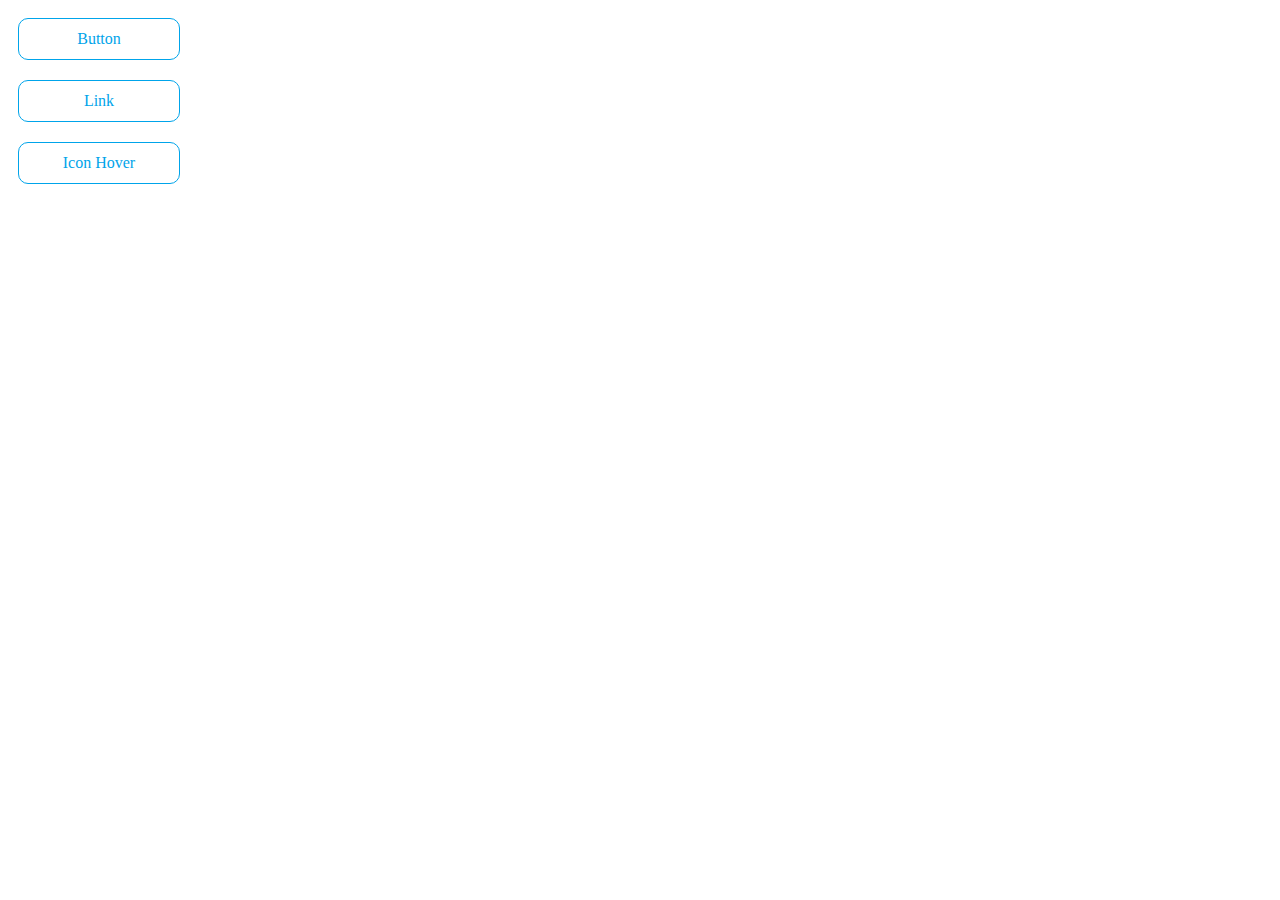
<file: index.html>
<!DOCTYPE html>
<html lang="zh">
<head>
	<meta charset="UTF-8" />
	<meta name="viewport" content="width=device-width, initial-scale=1.0" />
	<meta http-equiv="X-UA-Compatible" content="ie=edge" />
	<title>link button icon-hover effects</title>
	<style>
		div {
			padding: 10px;
		}
		a {
			display: block;
			width: 160px;
			height: 40px;
			font-size: 16px;
			line-height: 40px;
			text-align: center;
			color: #00A4EA;
			border: 1px solid #00A4EA;
			border-radius: 10px;
			text-decoration: none;
		}
		a:active {
			color: #0965A0;
		}
	</style>
</head>
<body>
	<div><a href="CreativeButtonStyles/creative-button-styles.html">Button</a></div>
	<div><a href="CreativeLinkEffects/creative-link-effects.html">Link</a></div>
	<div><a href="IconHoverEffects/icon-hover-effects.html">Icon Hover</a></div>
</body>
</html>
</file>
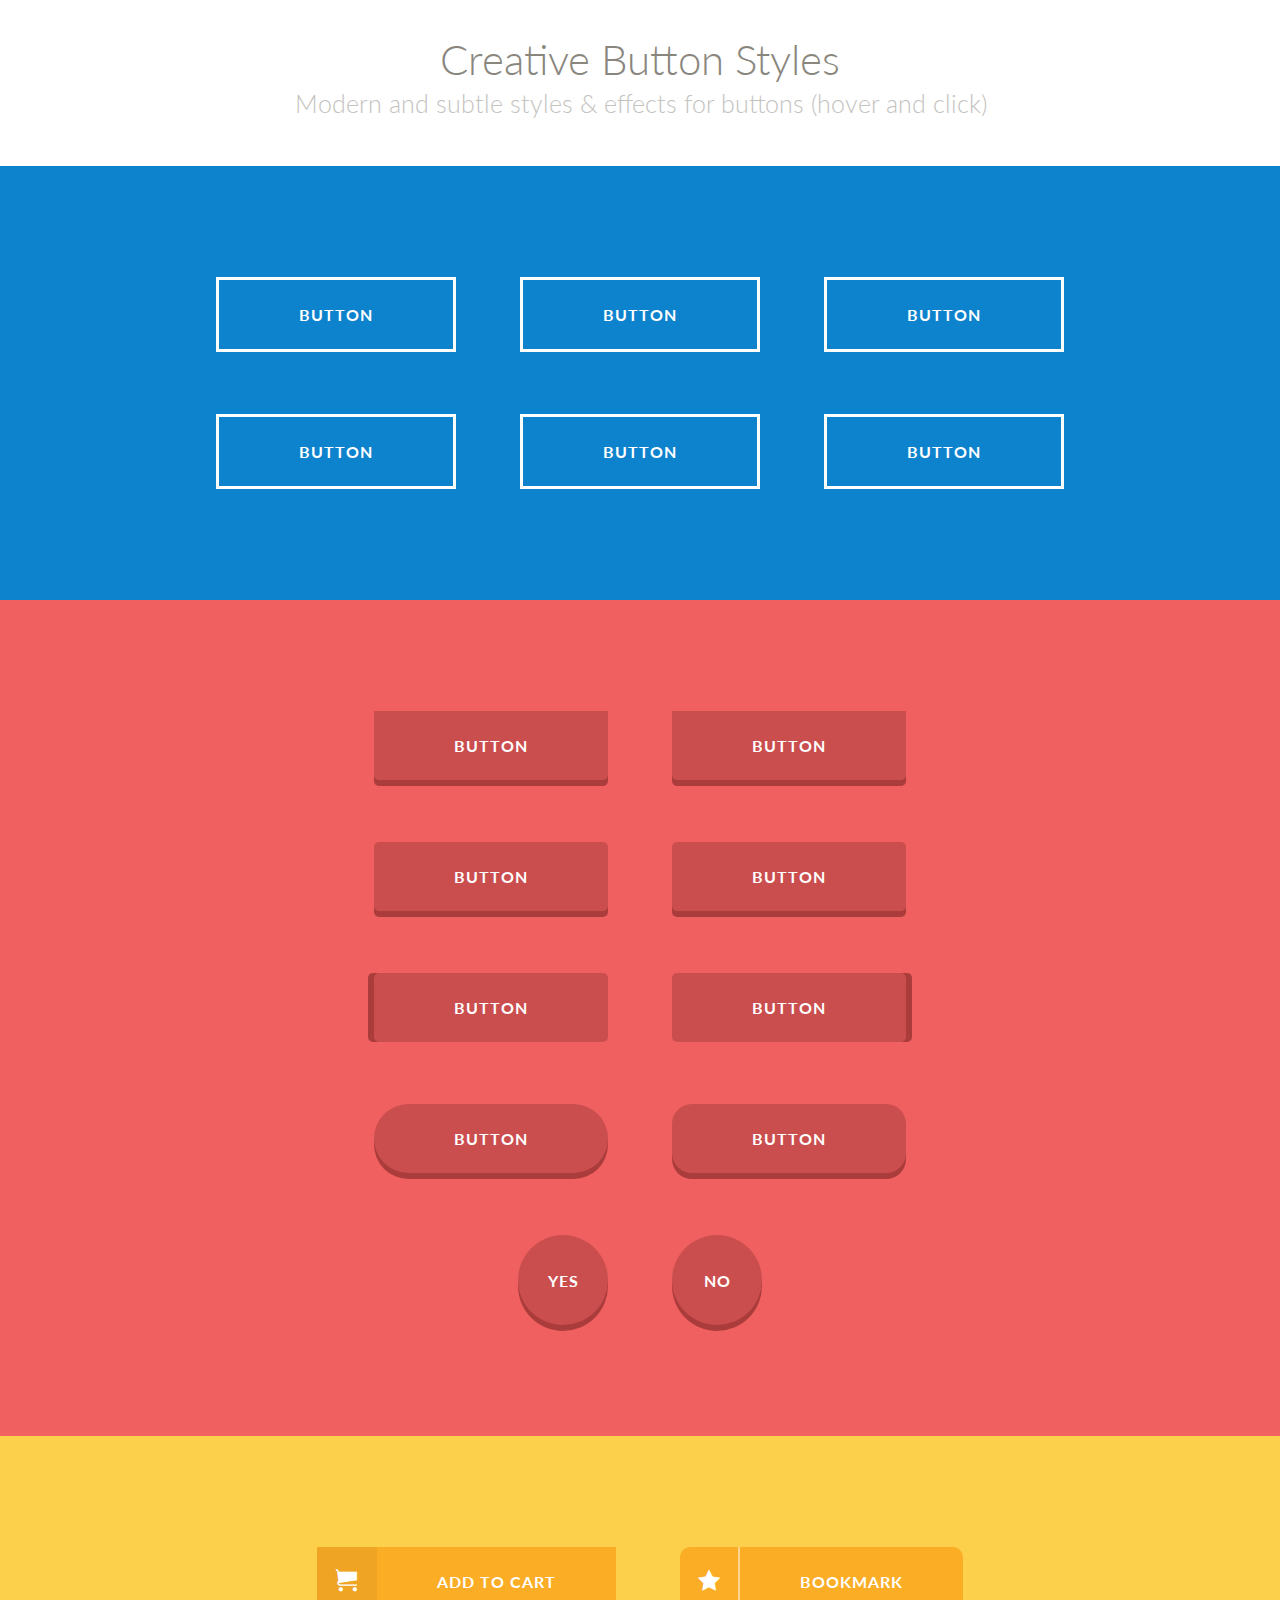
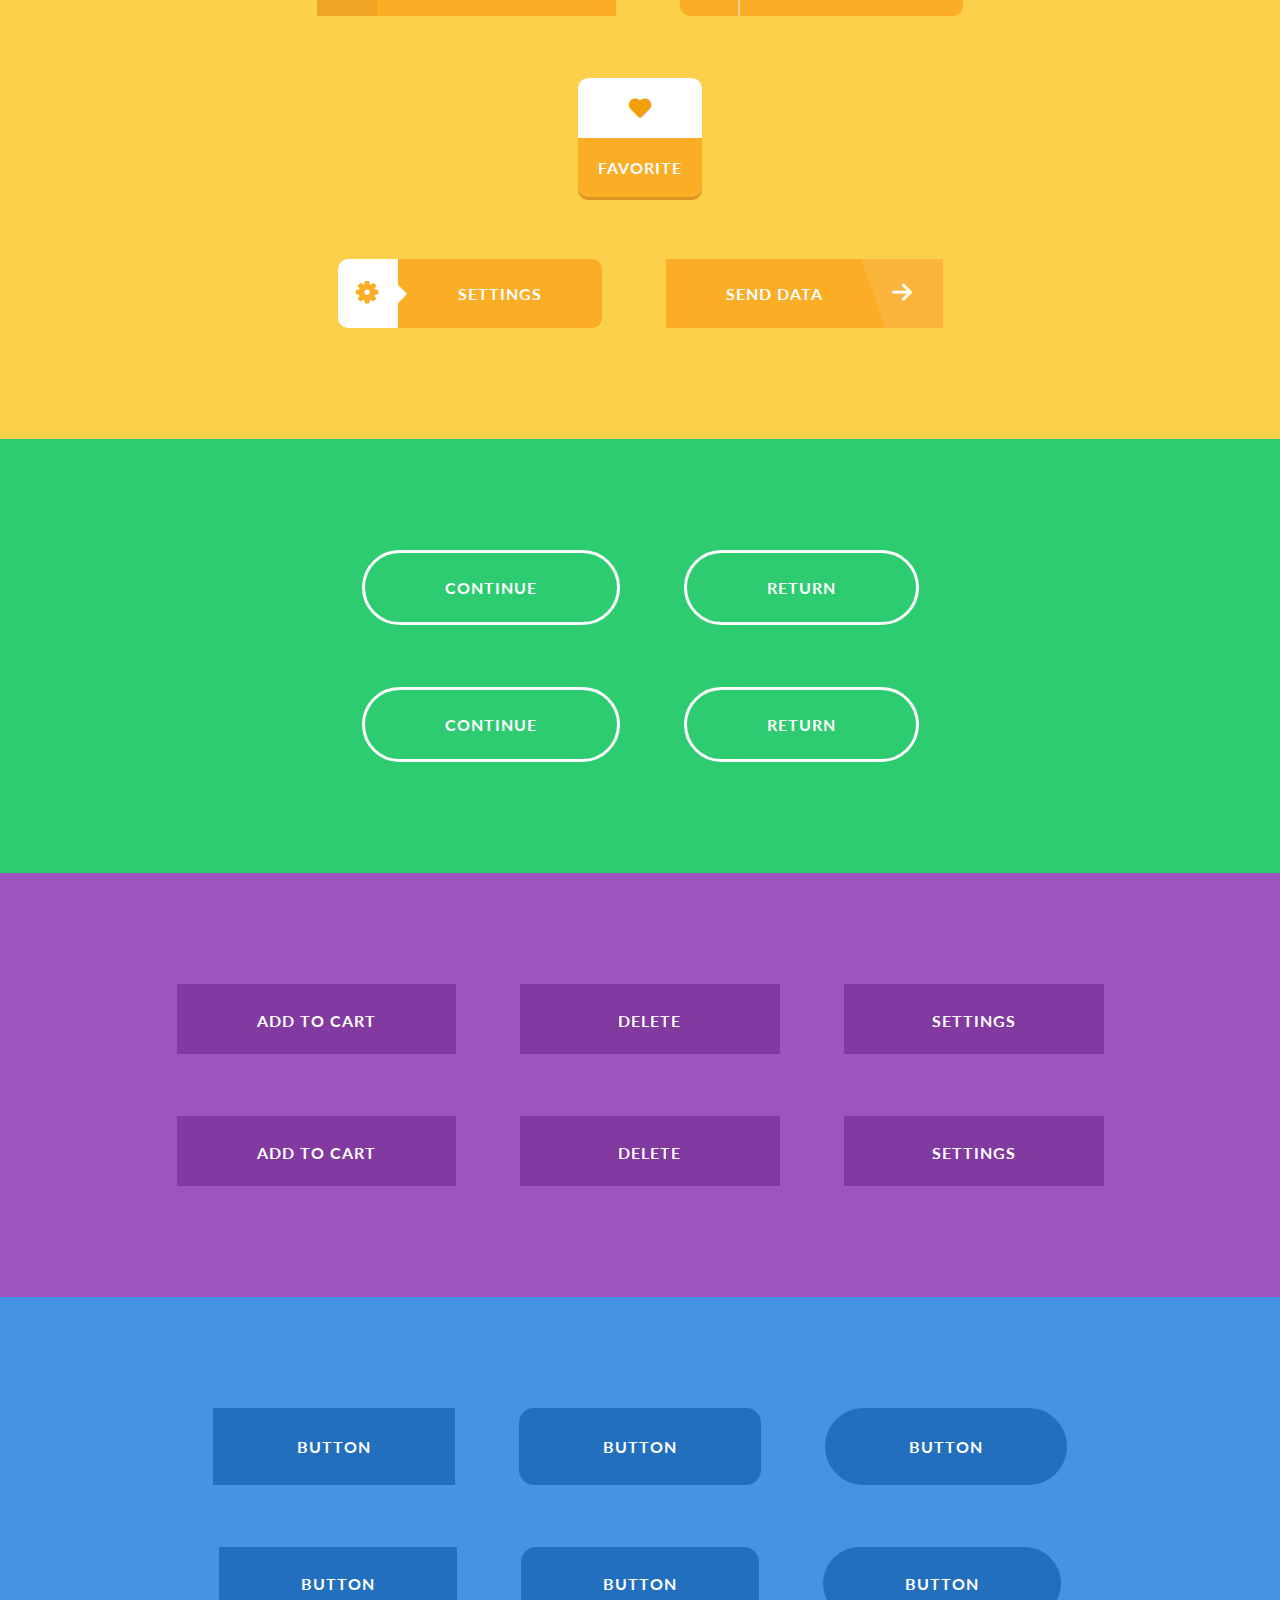
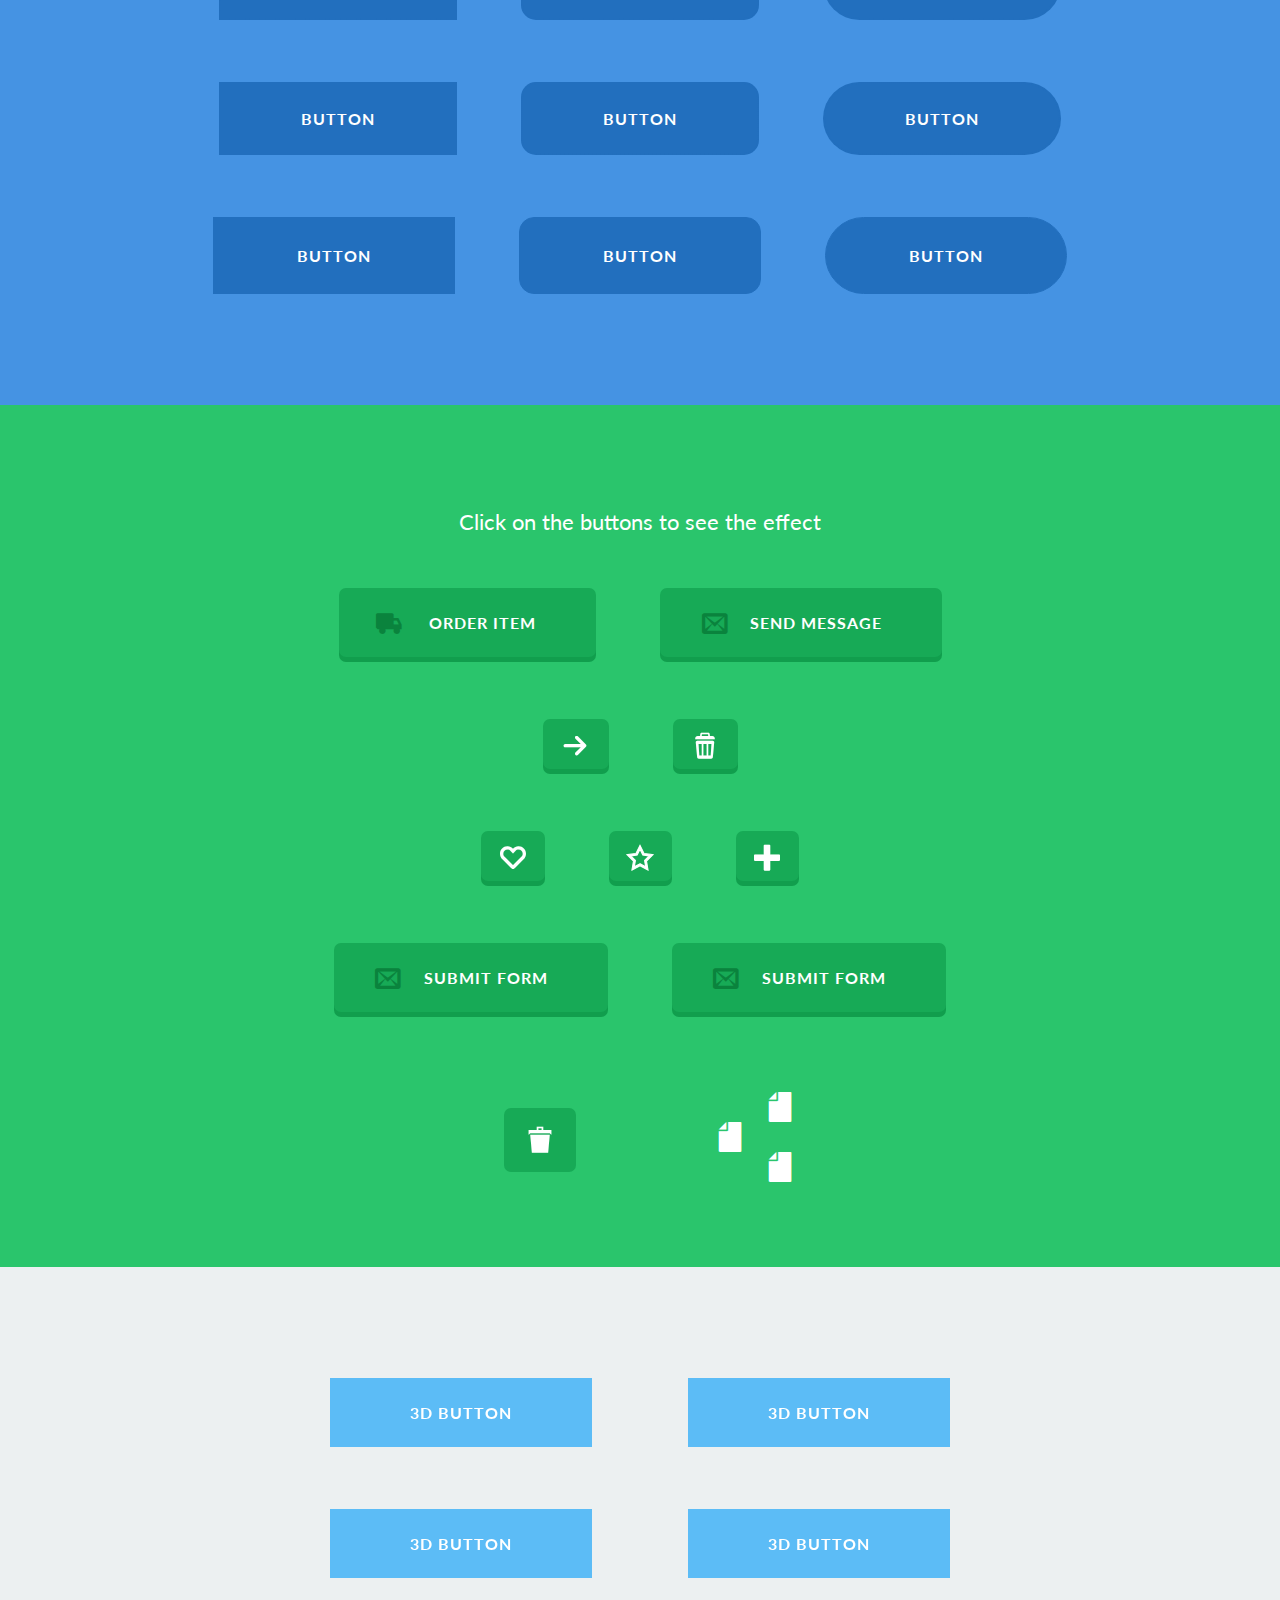
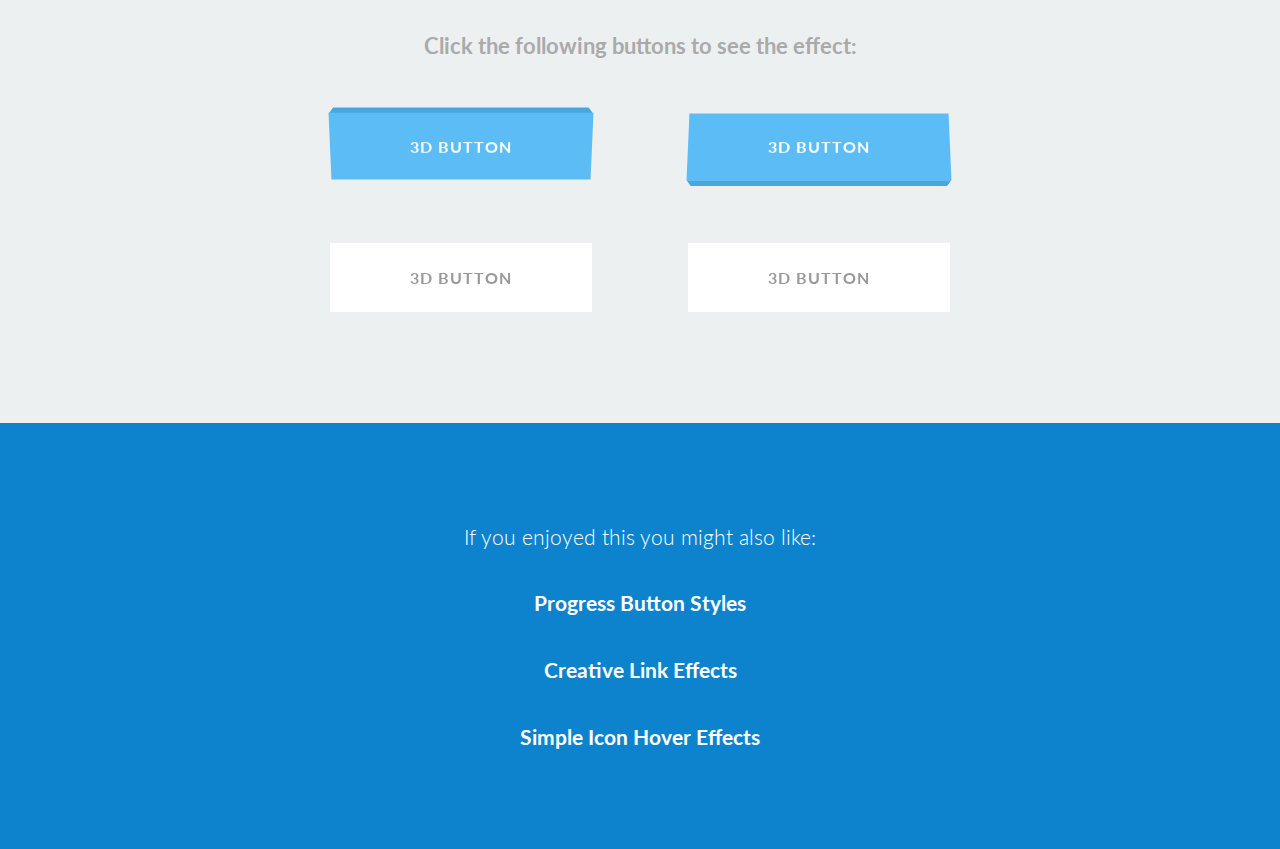
<file: CreativeButtonStyles/creative-button-styles.html>
<!DOCTYPE html>
<html lang="en" class="no-touch">
	<head>
		<meta http-equiv="Content-Type" content="text/html; charset=UTF-8">
		<meta http-equiv="X-UA-Compatible" content="IE=edge,chrome=1">
		<meta name="viewport" content="width=device-width, initial-scale=1.0">
		<title>Creative Button Styles </title>
		<meta name="description" content="Creative Button Styles  - Modern and subtle styles &amp; effects for buttons">
		<meta name="keywords" content="button styles, css3, modern, flat button, subtle, effects, hover, web design">
		<meta name="author" content="Codrops">
		<link rel="stylesheet" type="text/css" href="styles/default.css">
		<link rel="stylesheet" type="text/css" href="styles/component.css">
		<link rel="stylesheet" type="text/css" href="styles/demoadpacks.css">
	</head>
	<body style="" rlt="1">
		<div class="container">
			<header>
				<h1>Creative Button Styles <span>Modern and subtle styles &amp; effects for buttons (hover and click)</span></h1>
			</header>
			<section class="color-1">
				<p class="text note-touch">Note that on mobile devices the effects might not all work as intended.</p>
				<p>
					<button class="btn btn-1 btn-1a">Button</button>
					<button class="btn btn-1 btn-1b">Button</button>
					<button class="btn btn-1 btn-1c">Button</button>
				</p>
				<p>
					<button class="btn btn-1 btn-1d">Button</button>
					<button class="btn btn-1 btn-1e">Button</button>
					<button class="btn btn-1 btn-1f">Button</button>
				</p>
			</section>
			<section class="color-2">
				<p>
					<button class="btn btn-2 btn-2a">Button</button>
					<button class="btn btn-2 btn-2b">Button</button>
				</p>
				<p>
					<button class="btn btn-2 btn-2c">Button</button>
					<button class="btn btn-2 btn-2d">Button</button>
				</p>
				<p>
					<button class="btn btn-2 btn-2e">Button</button>
					<button class="btn btn-2 btn-2f">Button</button>
				</p>
				<p>
					<button class="btn btn-2 btn-2g">Button</button>
					<button class="btn btn-2 btn-2h">Button</button>
				</p>
				<p>
					<button class="btn btn-2 btn-2i">Yes</button>
					<button class="btn btn-2 btn-2j">No</button>
				</p>
			</section>
			<section class="color-3">
				<p>
					<button class="btn btn-3 btn-3a icon-cart">Add to cart</button>
					<button class="btn btn-3 btn-3b icon-star-2">Bookmark</button>
				</p>
				<p>
					<button class="btn btn-3 btn-3c icon-heart-2">Favorite</button>
				</p>
				<p>
					<button class="btn btn-3 btn-3d icon-cog">Settings</button>
					<button class="btn btn-3 btn-3e icon-arrow-right">Send data</button>
				</p>
			</section>
			<section class="color-4">
				<p>
					<button class="btn btn-4 btn-4a icon-arrow-right">Continue</button>
					<button class="btn btn-4 btn-4b icon-arrow-left">Return</button>
				</p>
				<p>
					<button class="btn btn-4 btn-4c icon-arrow-right">Continue</button>
					<button class="btn btn-4 btn-4d icon-arrow-left">Return</button>
				</p>
			</section>
			<section class="color-5">
				<p>
					<button class="btn btn-5 btn-5a icon-cart"><span>Add to cart</span></button>
					<button class="btn btn-5 btn-5a icon-remove"><span>Delete</span></button>
					<button class="btn btn-5 btn-5a icon-cog"><span>Settings</span></button>
				</p>
				<p>
					<button class="btn btn-5 btn-5b icon-cart"><span>Add to cart</span></button>
					<button class="btn btn-5 btn-5b icon-remove"><span>Delete</span></button>
					<button class="btn btn-5 btn-5b icon-cog"><span>Settings</span></button>
				</p>
			</section>
			<section class="color-6">
				<p>
					<button class="btn btn-6 btn-6a">Button</button>
					<button class="btn btn-6 btn-6b">Button</button>
					<button class="btn btn-6 btn-6c">Button</button>
				</p>
				<p>
					<button class="btn btn-6 btn-6d">Button</button>
					<button class="btn btn-6 btn-6e">Button</button>
					<button class="btn btn-6 btn-6f">Button</button>
				</p>
				<p>
					<button class="btn btn-6 btn-6g">Button</button>
					<button class="btn btn-6 btn-6h">Button</button>
					<button class="btn btn-6 btn-6i">Button</button>
				</p>
				<p>
					<button class="btn btn-6 btn-6j">Button</button>
					<button class="btn btn-6 btn-6k">Button</button>
					<button class="btn btn-6 btn-6l">Button</button>
				</p>
			</section>
			<section class="color-7" id="btn-click">
				<p class="text">Click on the buttons to see the effect</p>
				<p>
					<button class="btn btn-7 btn-7a icon-truck">Order item</button>
					<button class="btn btn-7 btn-7b icon-envelope">Send message</button>
				</p>
				<p>
					<button class="btn btn-7 btn-7c btn-icon-only icon-arrow-right">Submit</button>
					<button class="btn btn-7 btn-7d btn-icon-only icon-remove">Empty</button>
				</p>
				<p>
					<button class="btn btn-7 btn-7e btn-icon-only icon-heart">Like</button>
					<button class="btn btn-7 btn-7f btn-icon-only icon-star">Fav</button>
					<button class="btn btn-7 btn-7g btn-icon-only icon-plus">Add</button>
				</p>
				<p>
					<button class="btn btn-7 btn-7h icon-envelope">Submit form</button>
					<button class="btn btn-7 btn-7h icon-envelope">Submit form</button>
				</p>
				<div id="trash-effect" class="trash-effect">
					<button class="btn btn-7 btn-7i btn-icon-only icon-remove-2">Remove</button>
					<div class="icon-file"></div>
					<div class="icon-file"></div>
					<div class="icon-file"></div>
				</div>
			</section>
			<section class="color-8">
				<p class="perspective">
					<button class="btn btn-8 btn-8a">3D Button</button>
				</p>
				<p class="perspective">
					<button class="btn btn-8 btn-8b">3D Button</button>
				</p>
				<br>
				<p class="perspective">
					<button class="btn btn-8 btn-8c">3D Button</button>
				</p>
				<p class="perspective">
					<button class="btn btn-8 btn-8d">3D Button</button>
				</p>
				<p class="text">Click the following buttons to see the effect:</p>
				<p class="perspective">
					<button class="btn btn-8 btn-8e">3D Button</button>
				</p>
				<p class="perspective">
					<button class="btn btn-8 btn-8f">3D Button</button>
				</p>
				<br>
				<p class="perspective">
					<button class="btn btn-8 btn-8g">3D Button</button>
				</p>
				<p class="perspective">
					<button class="btn btn-8 btn-8g">3D Button</button>
				</p>
			</section>
			<section class="color-1 info">
				<p>If you enjoyed this you might also like:</p>
				<p>
					<a href="#">Progress Button Styles</a>
				</p>
				<p>
					<a href="../CreativeLinkEffects/creative-link-effects.html">Creative Link Effects</a>
				</p>
				<p>
					<a href="../IconHoverEffects/icon-hover-effects.html">Simple Icon Hover Effects</a>
				</p>
			</section>
		</div>
	<script src="styles/classie.js"></script>
	<script>
	var buttons7Click = Array.prototype.slice.call( document.querySelectorAll( '#btn-click button' ) ),
		buttons9Click = Array.prototype.slice.call( document.querySelectorAll( 'button.btn-8g' ) ),
		totalButtons7Click = buttons7Click.length,
		totalButtons9Click = buttons9Click.length;

	buttons7Click.forEach( function( el, i ) { el.addEventListener( 'click', activate, false ); } );
	buttons9Click.forEach( function( el, i ) { el.addEventListener( 'click', activate, false ); } );

	function activate() {
		var self = this, activatedClass = 'btn-activated';

		if( classie.has( this, 'btn-7h' ) ) {
			// if it is the first of the two btn-7h then activatedClass = 'btn-error';
			// if it is the second then activatedClass = 'btn-success'
			activatedClass = buttons7Click.indexOf( this ) === totalButtons7Click-2 ? 'btn-error' : 'btn-success';
		}
		else if( classie.has( this, 'btn-8g' ) ) {
			// if it is the first of the two btn-8g then activatedClass = 'btn-success3d';
			// if it is the second then activatedClass = 'btn-error3d'
			activatedClass = buttons9Click.indexOf( this ) === totalButtons9Click-2 ? 'btn-success3d' : 'btn-error3d';
		}

		if( !classie.has( this, activatedClass ) ) {
			classie.add( this, activatedClass );
			setTimeout( function() { classie.remove( self, activatedClass ) }, 1000 );
		}
	}

	document.querySelector( '.btn-7i' ).addEventListener( 'click', function() {
		classie.add( document.querySelector( '#trash-effect' ), 'trash-effect-active' );
	}, false );
	</script>
	</body>
</html>
</file>
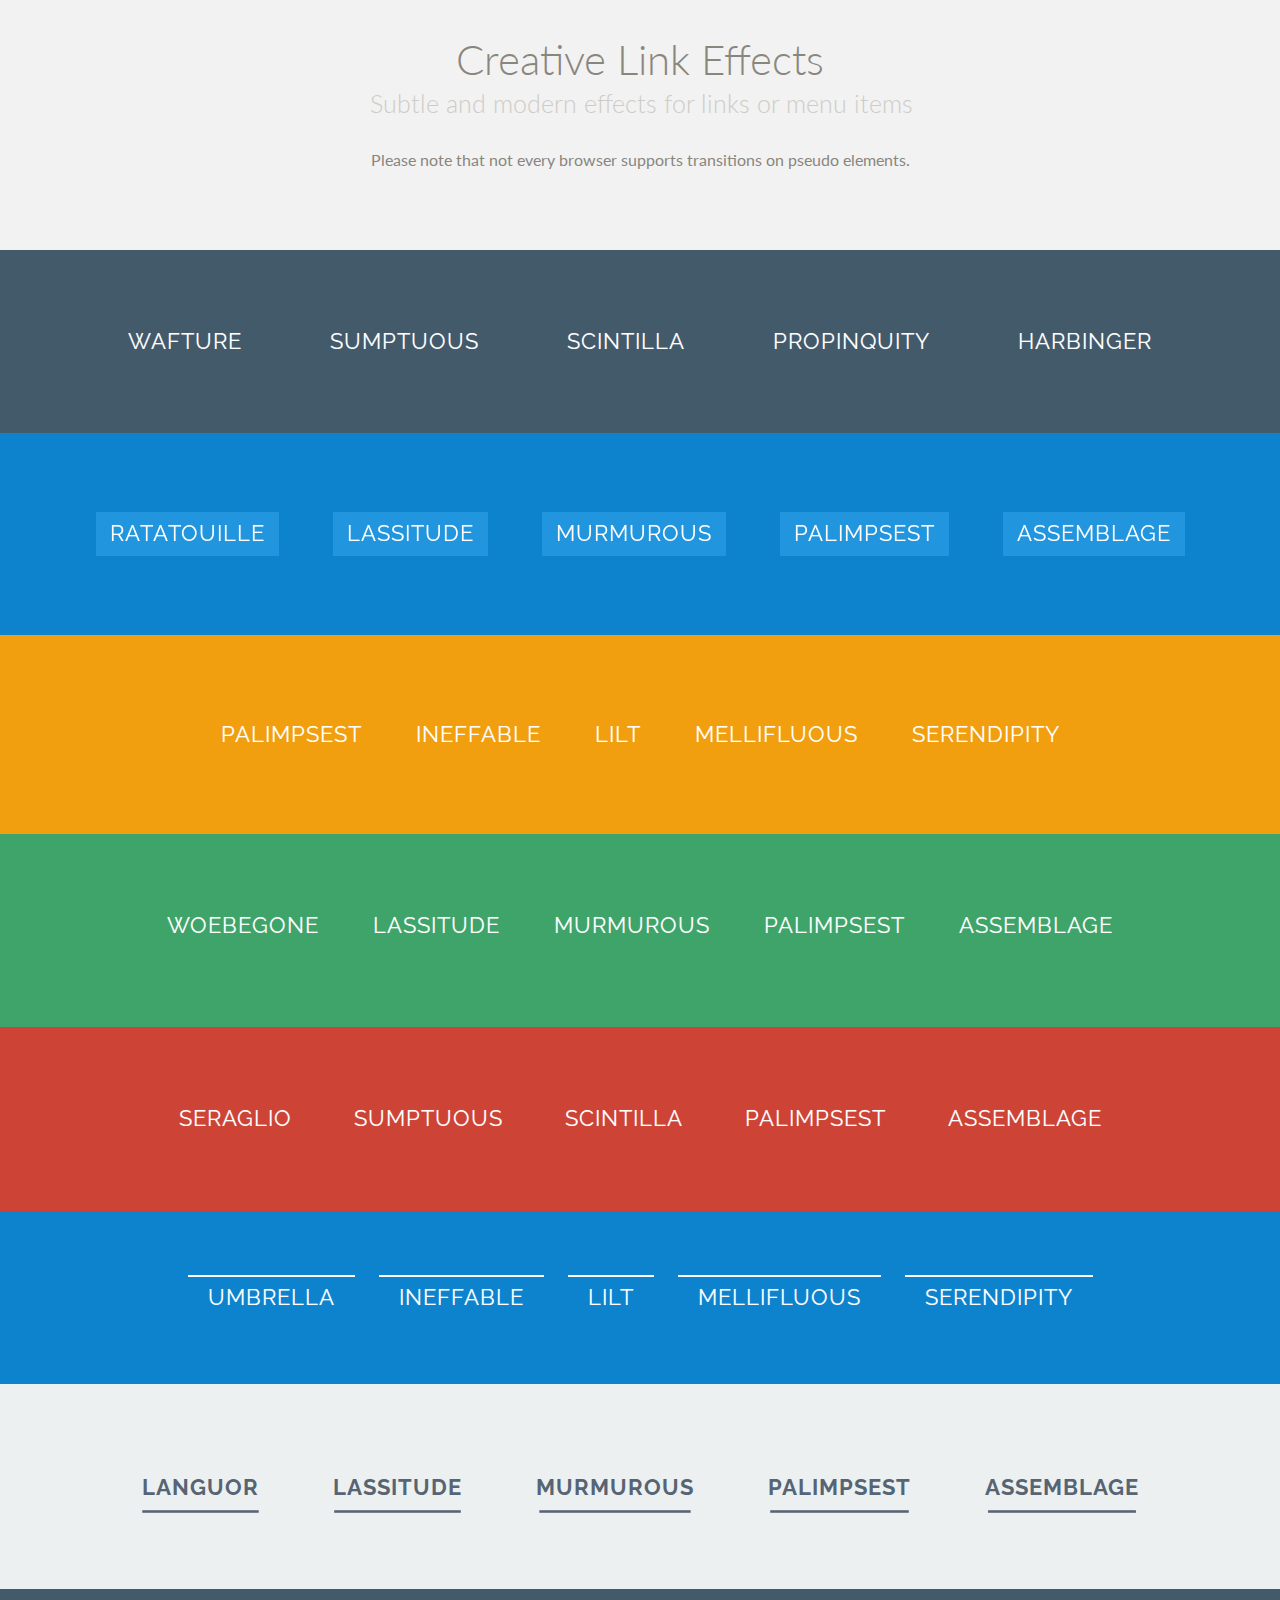
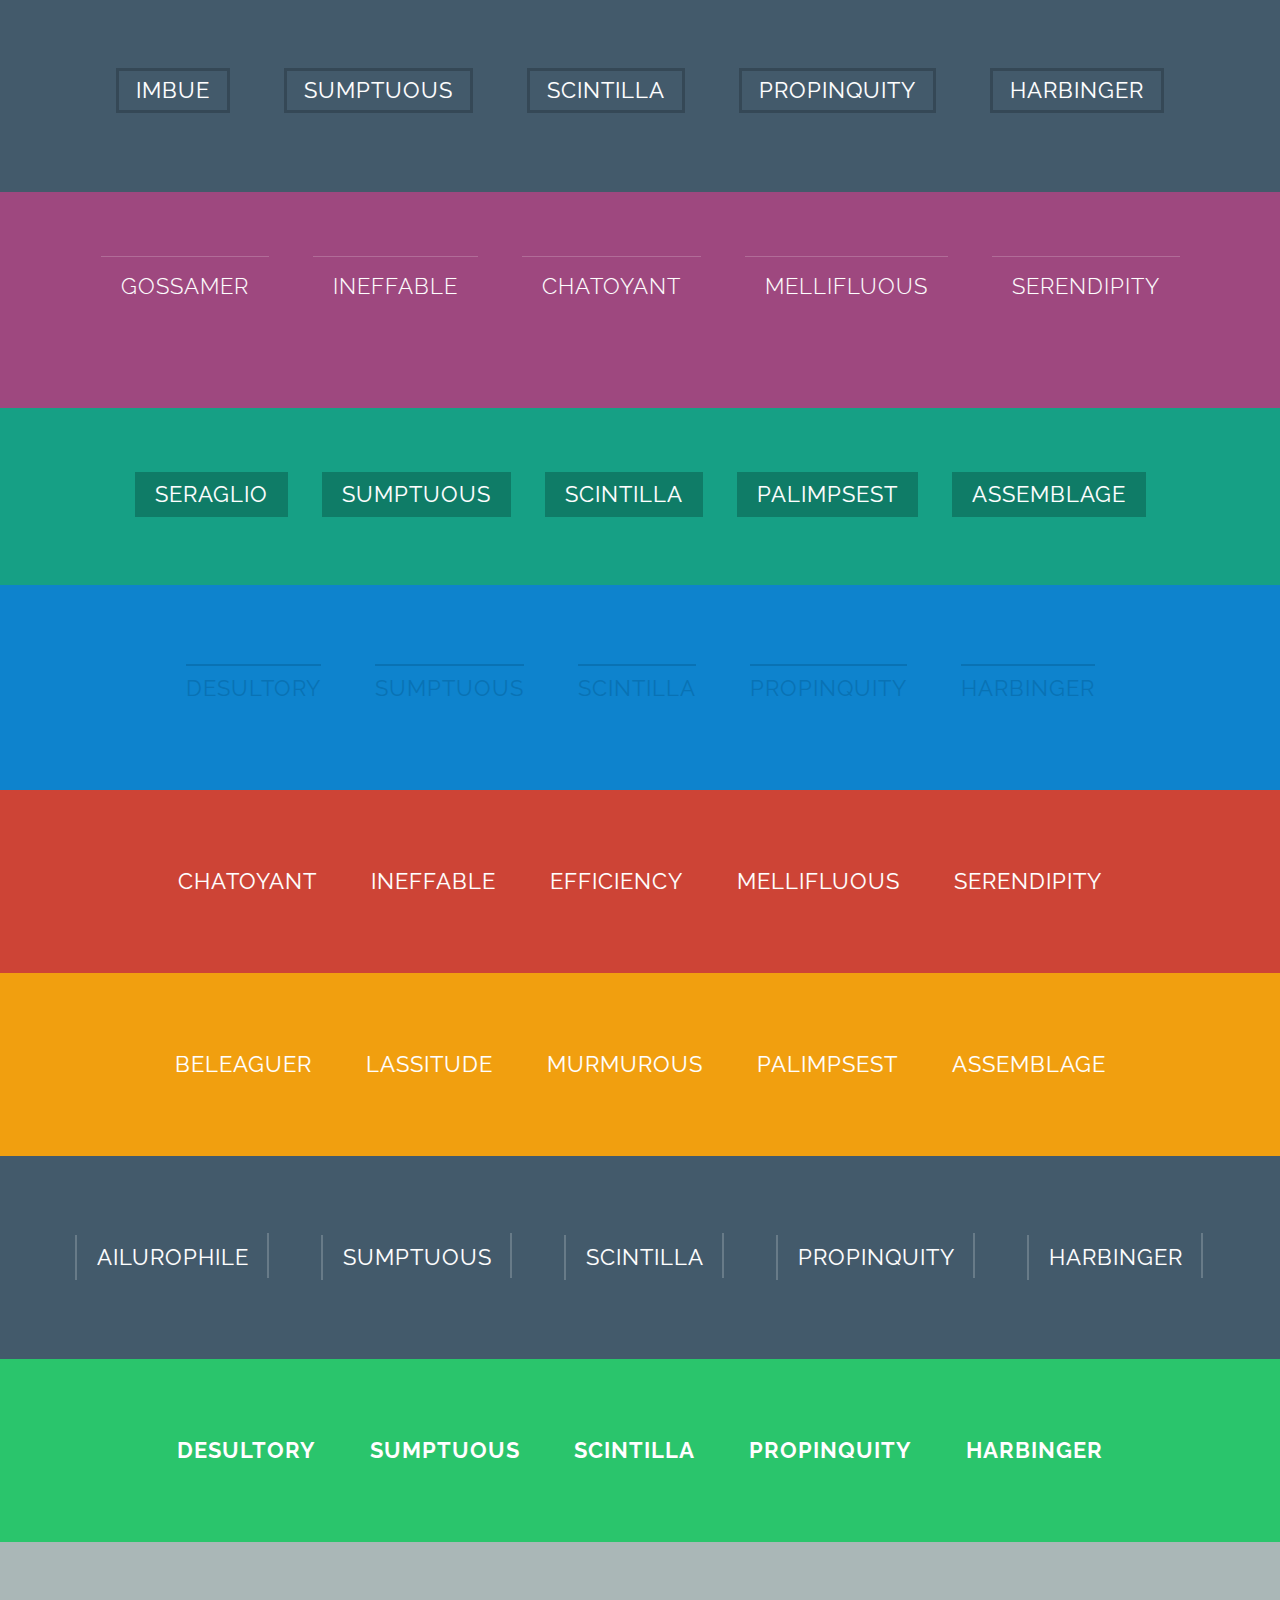
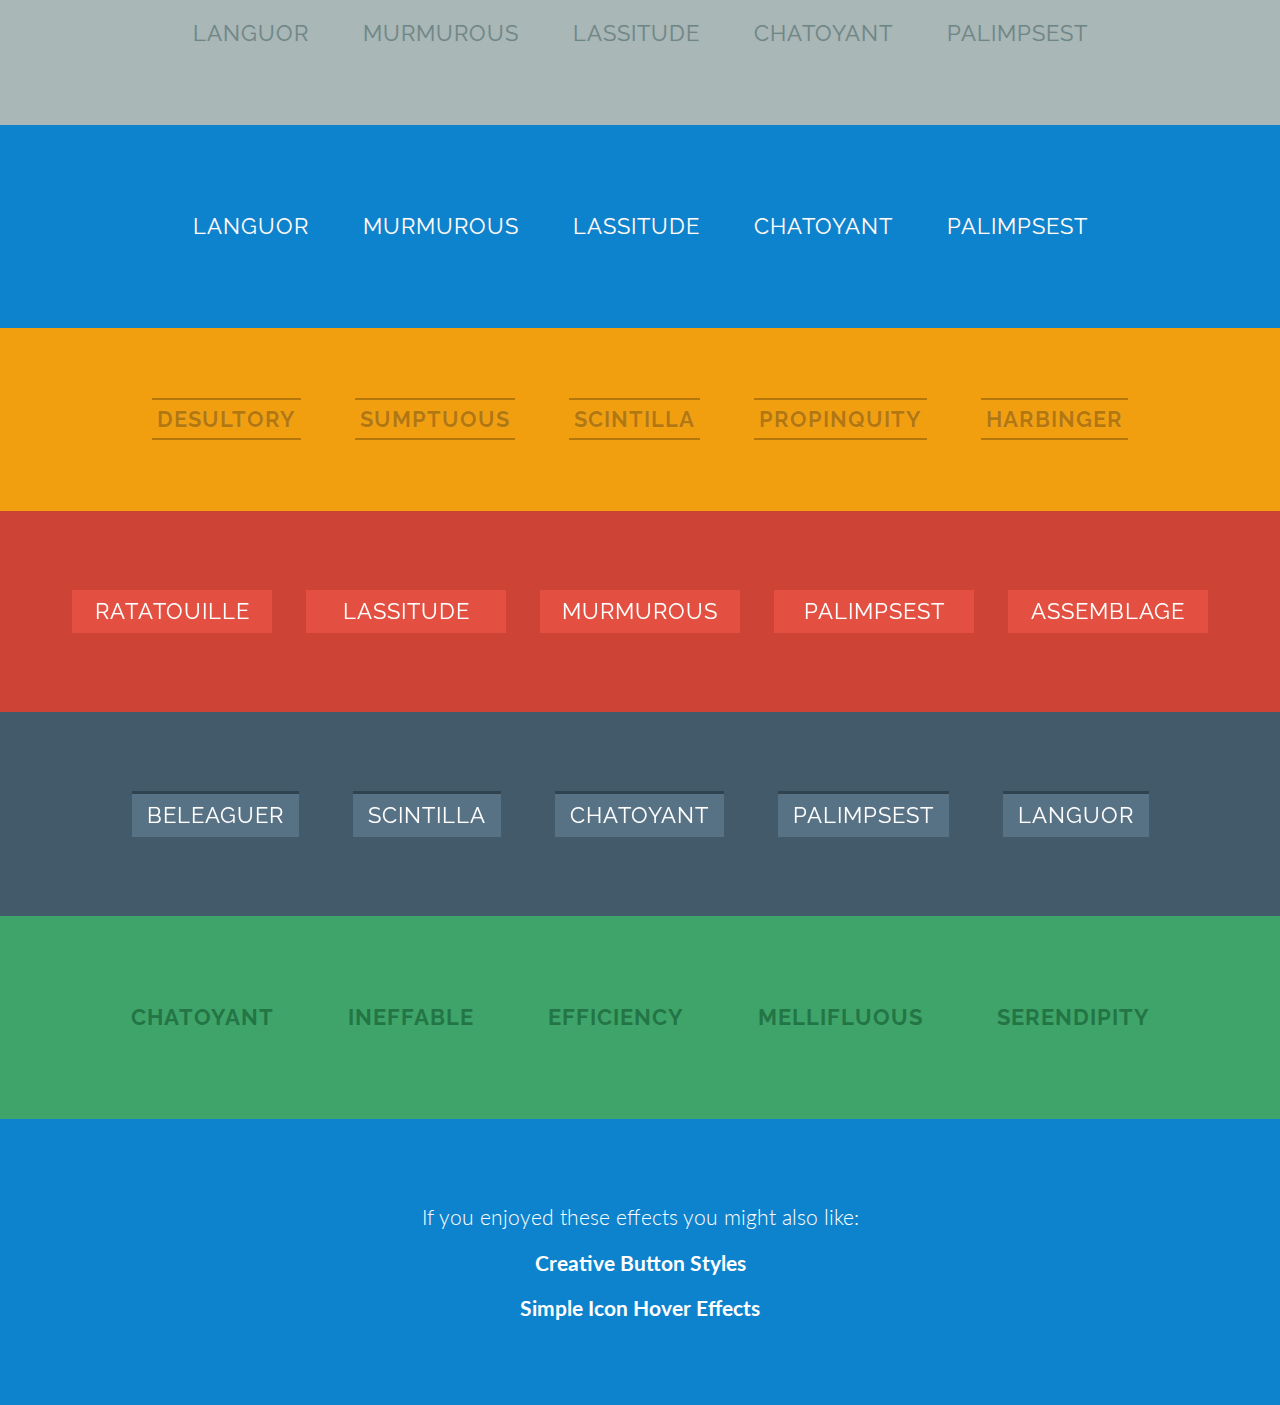
<file: CreativeLinkEffects/creative-link-effects.html>
<!DOCTYPE html>
<html lang="en" class="csstransforms3d">
	<head>
		<meta http-equiv="Content-Type" content="text/html; charset=UTF-8">
		<meta http-equiv="X-UA-Compatible" content="IE=edge,chrome=1">
		<meta name="viewport" content="width=device-width, initial-scale=1.0">
		<title>Creative Link Effects</title>
		<meta name="description" content="Creative Link Effects: Subtle and modern effects for links or menu items">
		<meta name="keywords" content="link effect, css transition, style, inspiration, css3, menu item, web design">
		<meta name="author" content="Codrops">
		<link rel="stylesheet" type="text/css" href="styles/normalize.css">
		<link rel="stylesheet" type="text/css" href="styles/demo.css">
		<link rel="stylesheet" type="text/css" href="styles/component.css">
	</head>

	<body>
		<div class="container">
			<header>
				<h1>Creative Link Effects <span>Subtle and modern effects for links or menu items</span></h1>
				<p>Please note that not every browser supports transitions on pseudo elements.</p>
			</header>
			<section class="color-1">
				<nav class="cl-effect-1" id="cl-effect-1">
					<a href="#cl-effect-1">Wafture</a>
					<a href="#cl-effect-1">Sumptuous</a>
					<a href="#cl-effect-1">Scintilla</a>
					<a href="#cl-effect-1">Propinquity</a>
					<a href="#cl-effect-1">Harbinger</a>
				</nav>
			</section>
			<section class="color-4">
				<nav class="cl-effect-2" id="cl-effect-2">
					<a href="#cl-effect-2"><span data-hover="Ratatouille">Ratatouille</span></a>
					<a href="#cl-effect-2"><span data-hover="Lassitude">Lassitude</span></a>
					<a href="#cl-effect-2"><span data-hover="Murmurous">Murmurous</span></a>
					<a href="#cl-effect-2"><span data-hover="Palimpsest">Palimpsest</span></a>
					<a href="#cl-effect-2"><span data-hover="Assemblage">Assemblage</span></a>
				</nav>
			</section>
			<section class="color-6">
				<nav class="cl-effect-3" id="cl-effect-3">
					<a href="#cl-effect-3">Palimpsest</a>
					<a href="#cl-effect-3">Ineffable</a>
					<a href="#cl-effect-3">Lilt</a>
					<a href="#cl-effect-3">Mellifluous</a>
					<a href="#cl-effect-3">Serendipity</a>
				</nav>
			</section>
			<section class="color-7">
				<nav class="cl-effect-4" id="cl-effect-4">
					<a href="#cl-effect-4">Woebegone</a>
					<a href="#cl-effect-4">Lassitude</a>
					<a href="#cl-effect-4">Murmurous</a>
					<a href="#cl-effect-4">Palimpsest</a>
					<a href="#cl-effect-4">Assemblage</a>
				</nav>
			</section>
			<section class="color-5">
				<nav class="cl-effect-5" id="cl-effect-5">
					<a href="#cl-effect-5"><span data-hover="Seraglio">Seraglio</span></a>
					<a href="#cl-effect-5"><span data-hover="Sumptuous">Sumptuous</span></a>
					<a href="#cl-effect-5"><span data-hover="Scintilla">Scintilla</span></a>
					<a href="#cl-effect-5"><span data-hover="Palimpsest">Palimpsest</span></a>
					<a href="#cl-effect-5"><span data-hover="Assemblage">Assemblage</span></a>
				</nav>
			</section>
			<section class="color-4">
				<nav class="cl-effect-6" id="cl-effect-6">
					<a href="#cl-effect-6">Umbrella</a>
					<a href="#cl-effect-6">Ineffable</a>
					<a href="#cl-effect-6">Lilt</a>
					<a href="#cl-effect-6">Mellifluous</a>
					<a href="#cl-effect-6">Serendipity</a>
				</nav>
			</section>
			<section class="color-8">
				<nav class="cl-effect-7" id="cl-effect-7">
					<a href="#cl-effect-7">Languor</a>
					<a href="#cl-effect-7">Lassitude</a>
					<a href="#cl-effect-7">Murmurous</a>
					<a href="#cl-effect-7">Palimpsest</a>
					<a href="#cl-effect-7">Assemblage</a>
				</nav>
			</section>
			<section class="color-1">
				<nav class="cl-effect-8" id="cl-effect-8">
					<a href="#cl-effect-8">Imbue</a>
					<a href="#cl-effect-8">Sumptuous</a>
					<a href="#cl-effect-8">Scintilla</a>
					<a href="#cl-effect-8">Propinquity</a>
					<a href="#cl-effect-8">Harbinger</a>
				</nav>
			</section>
			<section class="color-9">
				<nav class="cl-effect-9" id="cl-effect-9">
					<a href="#cl-effect-9"><span>Gossamer</span><span>Sumptuous Heart</span></a>
					<a href="#cl-effect-9"><span>Ineffable</span><span>Evanescent Life</span></a>
					<a href="#cl-effect-9"><span>Chatoyant</span><span>Assemblage Love</span></a>
					<a href="#cl-effect-9"><span>Mellifluous</span><span>Mellifluous Will</span></a>
					<a href="#cl-effect-9"><span>Serendipity</span><span>Serendipity Cut</span></a>
				</nav>
			</section>
			<section class="color-10">
				<nav class="cl-effect-10" id="cl-effect-10">
					<a href="#cl-effect-10" data-hover="Seraglio"><span>Seraglio</span></a>
					<a href="#cl-effect-10" data-hover="Sumptuous"><span>Sumptuous</span></a>
					<a href="#cl-effect-10" data-hover="Scintilla"><span>Scintilla</span></a>
					<a href="#cl-effect-10" data-hover="Palimpsest"><span>Palimpsest</span></a>
					<a href="#cl-effect-10" data-hover="Assemblage"><span>Assemblage</span></a>
				</nav>
			</section>
			<section class="color-4">
				<nav class="cl-effect-11" id="cl-effect-11">
					<a href="#cl-effect-11" data-hover="Desultory">Desultory</a>
					<a href="#cl-effect-11" data-hover="Sumptuous">Sumptuous</a>
					<a href="#cl-effect-11" data-hover="Scintilla">Scintilla</a>
					<a href="#cl-effect-11" data-hover="Propinquity">Propinquity</a>
					<a href="#cl-effect-11" data-hover="Harbinger">Harbinger</a>
				</nav>
			</section>
			<section class="color-5">
				<nav class="cl-effect-12" id="cl-effect-12">
					<a href="#cl-effect-12">Chatoyant</a>
					<a href="#cl-effect-12">Ineffable</a>
					<a href="#cl-effect-12">Efficiency</a>
					<a href="#cl-effect-12">Mellifluous</a>
					<a href="#cl-effect-12">Serendipity</a>
				</nav>
			</section>
			<section class="color-6">
				<nav class="cl-effect-13" id="cl-effect-13">
					<a href="#cl-effect-13">Beleaguer</a>
					<a href="#cl-effect-13">Lassitude</a>
					<a href="#cl-effect-13">Murmurous</a>
					<a href="#cl-effect-13">Palimpsest</a>
					<a href="#cl-effect-13">Assemblage</a>
				</nav>
			</section>
			<section class="color-1">
				<nav class="cl-effect-14" id="cl-effect-14">
					<a href="#cl-effect-14">Ailurophile</a>
					<a href="#cl-effect-14">Sumptuous</a>
					<a href="#cl-effect-14">Scintilla</a>
					<a href="#cl-effect-14">Propinquity</a>
					<a href="#cl-effect-14">Harbinger</a>
				</nav>
			</section>
			<section class="color-3">
				<nav class="cl-effect-15" id="cl-effect-15">
					<a href="#cl-effect-15" data-hover="Desultory">Desultory</a>
					<a href="#cl-effect-15" data-hover="Sumptuous">Sumptuous</a>
					<a href="#cl-effect-15" data-hover="Scintilla">Scintilla</a>
					<a href="#cl-effect-15" data-hover="Propinquity">Propinquity</a>
					<a href="#cl-effect-15" data-hover="Harbinger">Harbinger</a>
				</nav>
			</section>
			<section class="color-11">
				<nav class="cl-effect-16" id="cl-effect-16">
					<a href="#cl-effect-16" data-hover="Languor">Languor</a>
					<a href="#cl-effect-16" data-hover="Murmurous">Murmurous</a>
					<a href="#cl-effect-16" data-hover="Lassitude">Lassitude</a>
					<a href="#cl-effect-16" data-hover="Chatoyant">Chatoyant</a>
					<a href="#cl-effect-16" data-hover="Palimpsest">Palimpsest</a>
				</nav>
			</section>
			<section class="color-4">
				<nav class="cl-effect-17" id="cl-effect-17">
					<a href="#cl-effect-17" data-hover="Languor">Languor</a>
					<a href="#cl-effect-17" data-hover="Murmurous">Murmurous</a>
					<a href="#cl-effect-17" data-hover="Lassitude">Lassitude</a>
					<a href="#cl-effect-17" data-hover="Chatoyant">Chatoyant</a>
					<a href="#cl-effect-17" data-hover="Palimpsest">Palimpsest</a>
				</nav>
			</section>
			<section class="color-6">
				<nav class="cl-effect-18" id="cl-effect-18">
					<a href="#cl-effect-18" data-hover="Desultory">Desultory</a>
					<a href="#cl-effect-18" data-hover="Sumptuous">Sumptuous</a>
					<a href="#cl-effect-18" data-hover="Scintilla">Scintilla</a>
					<a href="#cl-effect-18" data-hover="Propinquity">Propinquity</a>
					<a href="#cl-effect-18" data-hover="Harbinger">Harbinger</a>
				</nav>
			</section>
			<section class="color-5">
				<nav class="cl-effect-19" id="cl-effect-19">
					<a href="#cl-effect-19"><span data-hover="Ratatouille">Ratatouille</span></a>
					<a href="#cl-effect-19"><span data-hover="Lassitude">Lassitude</span></a>
					<a href="#cl-effect-19"><span data-hover="Murmurous">Murmurous</span></a>
					<a href="#cl-effect-19"><span data-hover="Palimpsest">Palimpsest</span></a>
					<a href="#cl-effect-19"><span data-hover="Assemblage">Assemblage</span></a>
				</nav>
			</section>
			<section class="color-1">
				<nav class="cl-effect-20" id="cl-effect-20">
					<a href="#cl-effect-20"><span data-hover="Beleaguer">Beleaguer</span></a>
					<a href="#cl-effect-20"><span data-hover="Scintilla">Scintilla</span></a>
					<a href="#cl-effect-20"><span data-hover="Chatoyant">Chatoyant</span></a>
					<a href="#cl-effect-20"><span data-hover="Palimpsest">Palimpsest</span></a>
					<a href="#cl-effect-20"><span data-hover="Languor">Languor</span></a>
				</nav>
			</section>
			<section class="color-7">
				<nav class="cl-effect-21" id="cl-effect-21">
					<a href="#cl-effect-21">Chatoyant</a>
					<a href="#cl-effect-21">Ineffable</a>
					<a href="#cl-effect-21">Efficiency</a>
					<a href="#cl-effect-21">Mellifluous</a>
					<a href="#cl-effect-21">Serendipity</a>
				</nav>
			</section>
			<section class="color-4">
				<p>If you enjoyed these effects you might also like:</p>
				<p>
					<a href="../CreativeButtonStyles/creative-button-styles.html">Creative Button Styles</a>
				</p>
				<p>
					<a href="../IconHoverEffects/icon-hover-effects.html">Simple Icon Hover Effects</a>
				</p>
			</section>
		</div>
	</body>
</html>
</file>
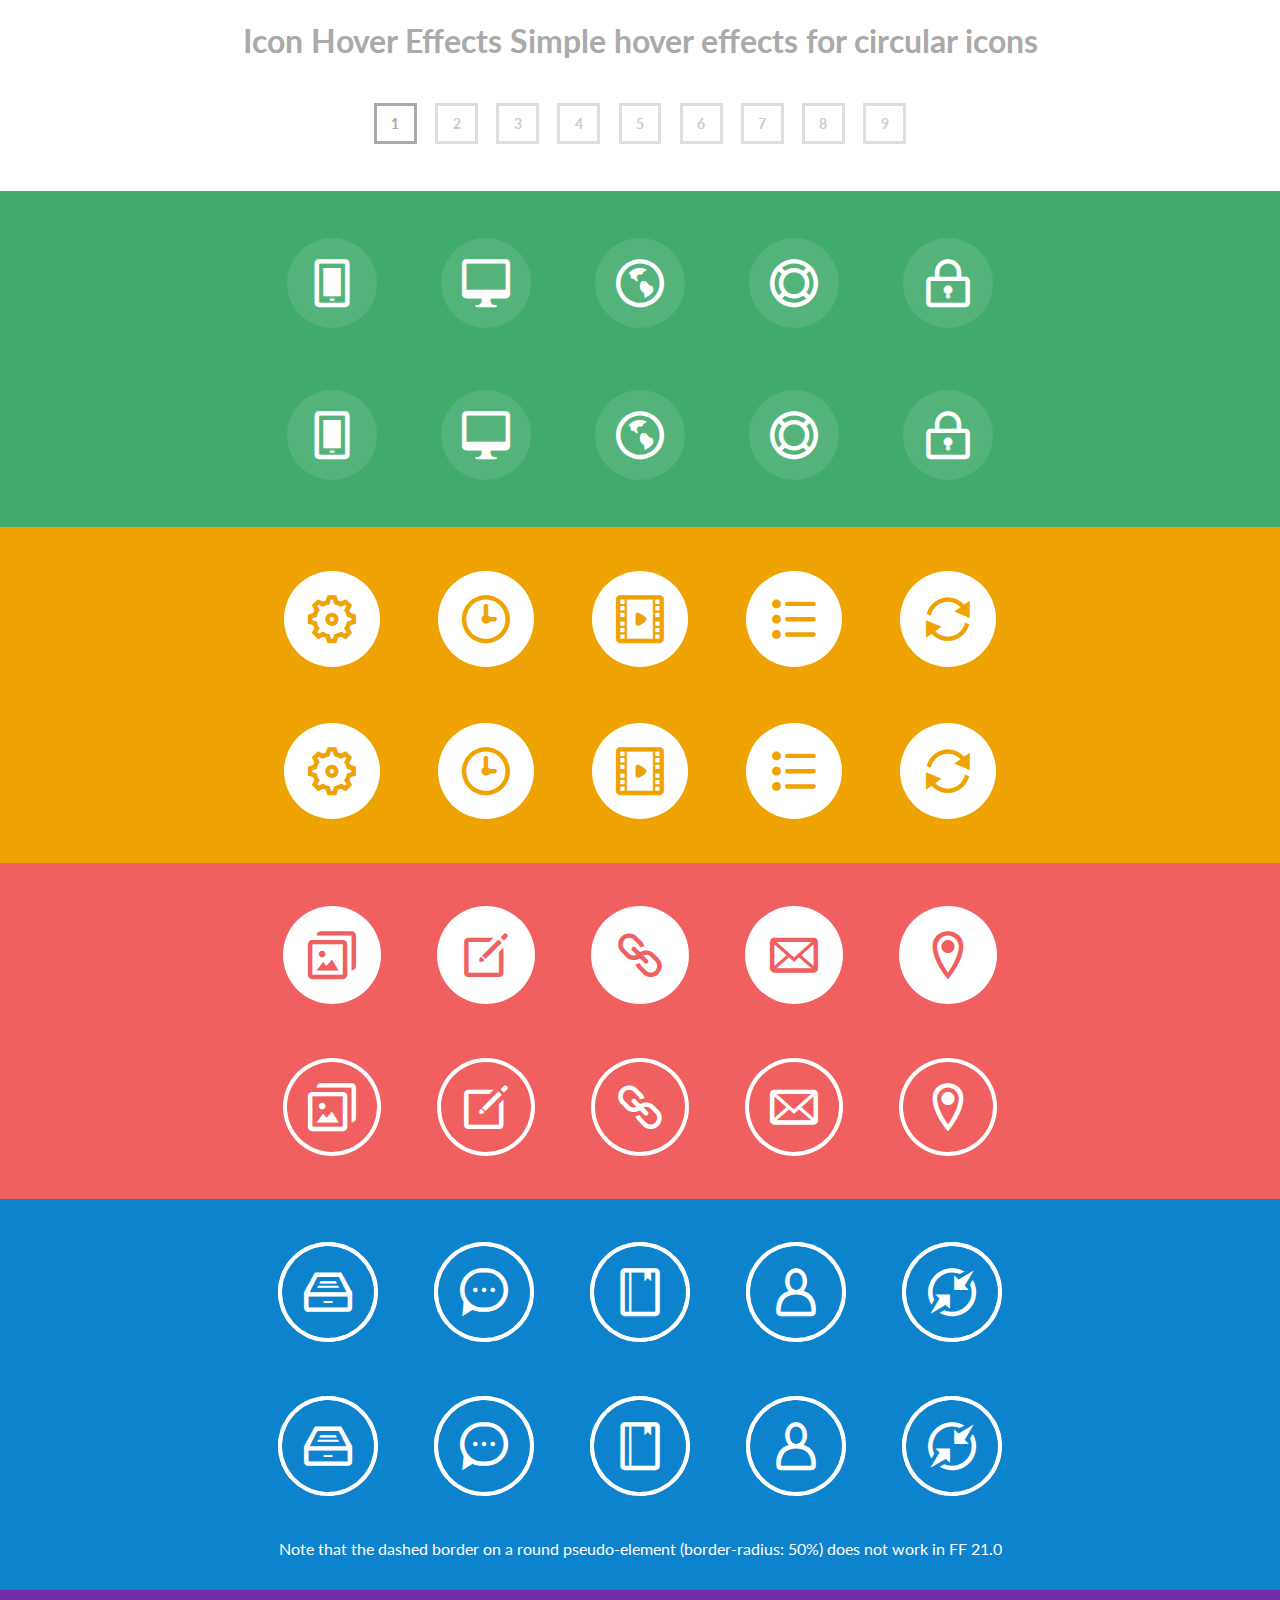
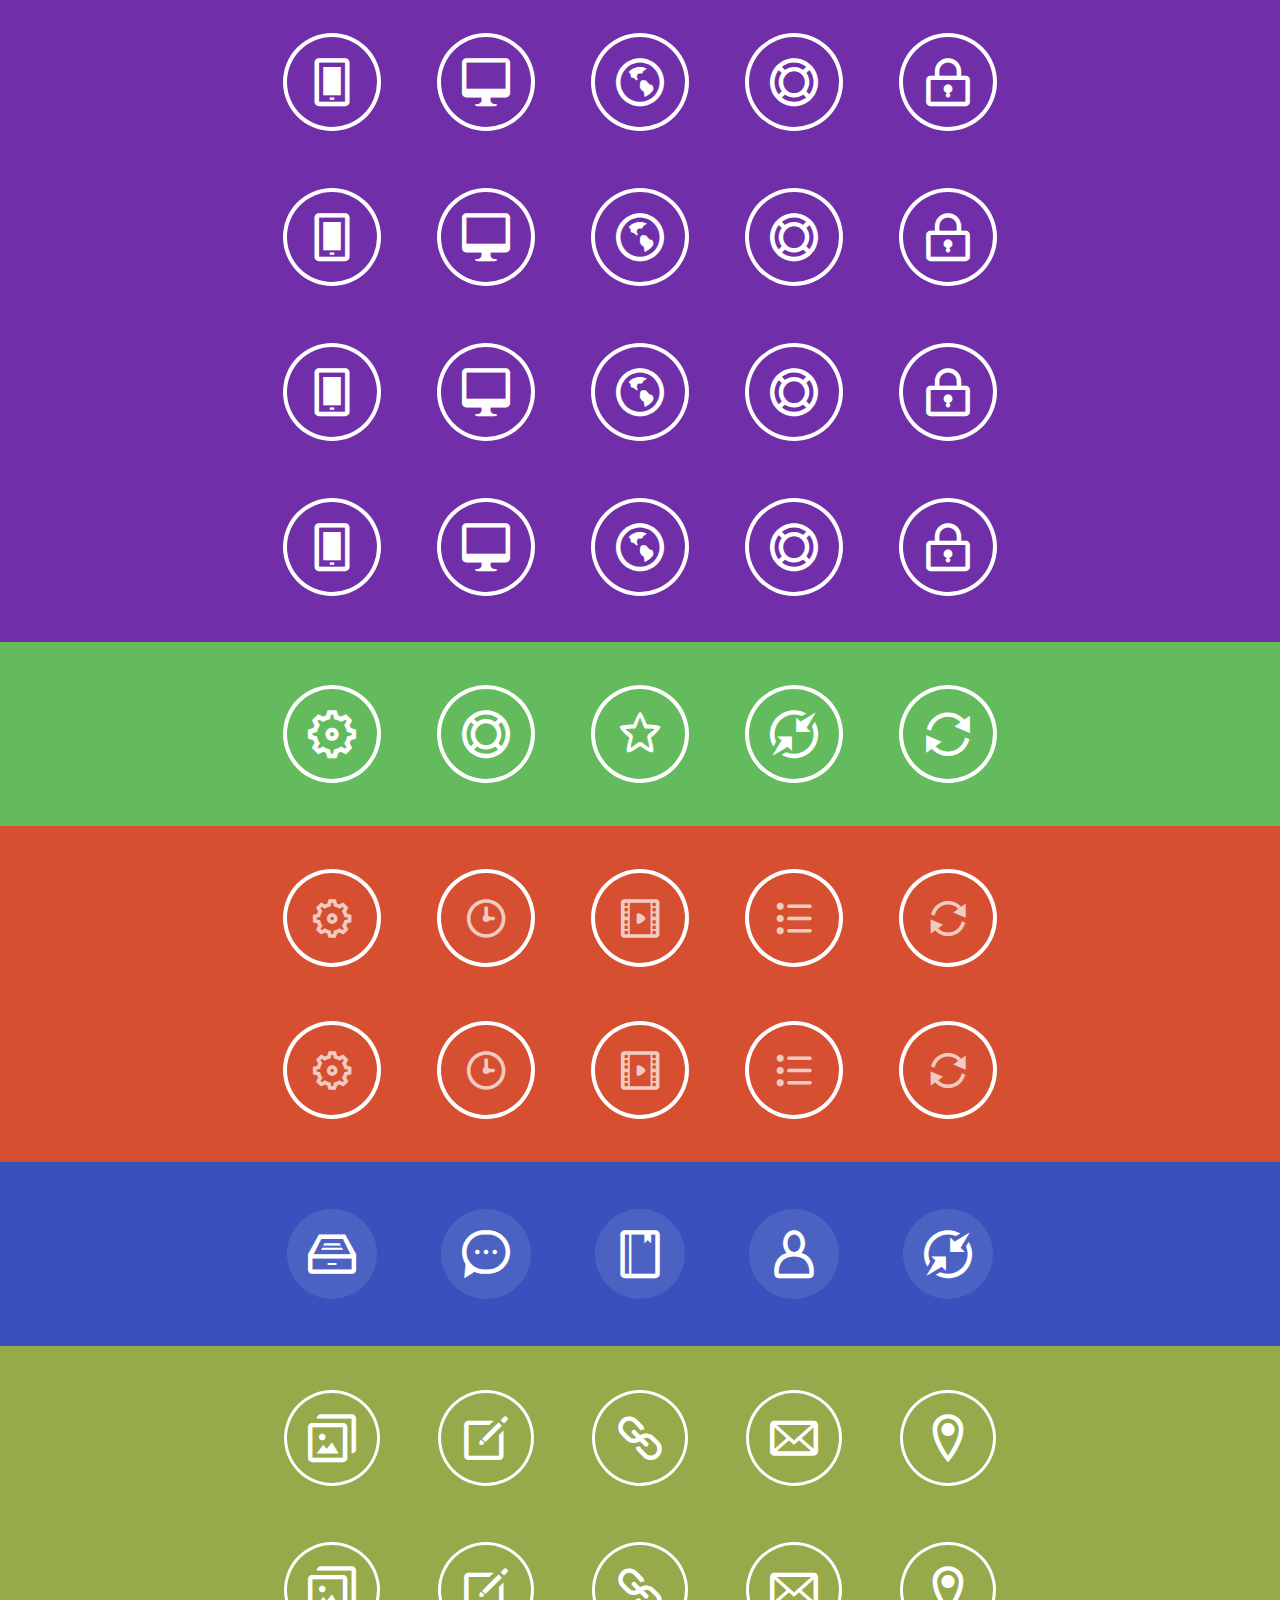
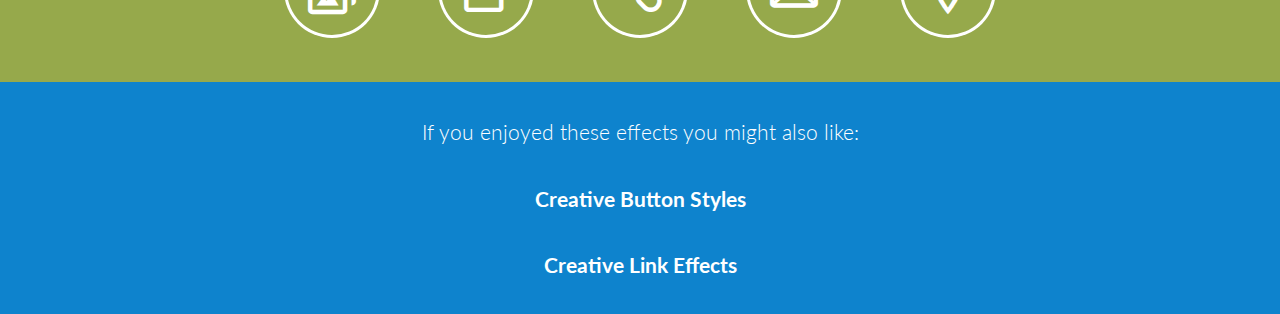
<file: IconHoverEffects/icon-hover-effects.html>
<!DOCTYPE html>
<html lang="en" class="js no-touch">
	<head>
		<meta http-equiv="Content-Type" content="text/html; charset=UTF-8">
		<meta http-equiv="X-UA-Compatible" content="IE=edge,chrome=1">
		<meta name="viewport" content="width=device-width, initial-scale=1.0">
		<title>Simple Icon Hover Effects with CSS Transitions and Animations</title>
		<meta name="description" content="Simple Icon Hover Effects with CSS Transitions and Animations">
		<meta name="keywords" content="icons, hover, round, circular, transition, animation, css3">
		<meta name="author" content="Codrops">
		<link rel="stylesheet" type="text/css" href="styles/default.css">
		<link rel="stylesheet" type="text/css" href="styles/component.css">
		<link rel="stylesheet" type="text/css" href="styles/demoadpacks.css">
		<style>
			.header-box {
				text-align: center;
    			height: 170px;
			}
		</style>
	</head>

	<body>
		
		<div class="container">
			<div class="header-box">
				<header>
					<h1>Icon Hover Effects <span>Simple hover effects for circular icons</span></h1>
					<nav id="codrops-demos" class="codrops-demos">
						<a href="#set-1" class="current-demo">1</a>
						<a href="#set-2">2</a>
						<a href="#set-3">3</a>
						<a href="#set-4">4</a>
						<a href="#set-5">5</a>
						<a href="#set-6">6</a>
						<a href="#set-7">7</a>
						<a href="#set-8">8</a>
						<a href="#set-9">9</a>
					</nav>
				</header>
			</div>
			<section id="set-1">
				<div class="hi-icon-wrap hi-icon-effect-1 hi-icon-effect-1a">
					<a href="#set-1" class="hi-icon hi-icon-mobile">Mobile</a>
					<a href="#set-1" class="hi-icon hi-icon-screen">Desktop</a>
					<a href="#set-1" class="hi-icon hi-icon-earth">Partners</a>
					<a href="#set-1" class="hi-icon hi-icon-support">Support</a>
					<a href="#set-1" class="hi-icon hi-icon-locked">Security</a>
				</div>
				<div class="hi-icon-wrap hi-icon-effect-1 hi-icon-effect-1b">
					<a href="#set-1" class="hi-icon hi-icon-mobile">Mobile</a>
					<a href="#set-1" class="hi-icon hi-icon-screen">Desktop</a>
					<a href="#set-1" class="hi-icon hi-icon-earth">Partners</a>
					<a href="#set-1" class="hi-icon hi-icon-support">Support</a>
					<a href="#set-1" class="hi-icon hi-icon-locked">Security</a>
				</div>
			</section>
			<section id="set-2">
				<div class="hi-icon-wrap hi-icon-effect-2 hi-icon-effect-2a">
					<a href="#set-2" class="hi-icon hi-icon-cog">Settings</a>
					<a href="#set-2" class="hi-icon hi-icon-clock">Time</a>
					<a href="#set-2" class="hi-icon hi-icon-videos">Videos</a>
					<a href="#set-2" class="hi-icon hi-icon-list">List</a>
					<a href="#set-2" class="hi-icon hi-icon-refresh">Refresh</a>
				</div>
				<div class="hi-icon-wrap hi-icon-effect-2 hi-icon-effect-2b">
					<a href="#set-2" class="hi-icon hi-icon-cog">Settings</a>
					<a href="#set-2" class="hi-icon hi-icon-clock">Time</a>
					<a href="#set-2" class="hi-icon hi-icon-videos">Videos</a>
					<a href="#set-2" class="hi-icon hi-icon-list">List</a>
					<a href="#set-2" class="hi-icon hi-icon-refresh">Refresh</a>
				</div>
			</section>
			<section id="set-3">
				<div class="hi-icon-wrap hi-icon-effect-3 hi-icon-effect-3a">
					<a href="#set-3" class="hi-icon hi-icon-images">Images</a>
					<a href="#set-3" class="hi-icon hi-icon-pencil">Edit</a>
					<a href="#set-3" class="hi-icon hi-icon-link">Link</a>
					<a href="#set-3" class="hi-icon hi-icon-mail">Mail</a>
					<a href="#set-3" class="hi-icon hi-icon-location">Location</a>
				</div>
				<div class="hi-icon-wrap hi-icon-effect-3 hi-icon-effect-3b">
					<a href="#set-3" class="hi-icon hi-icon-images">Images</a>
					<a href="#set-3" class="hi-icon hi-icon-pencil">Edit</a>
					<a href="#set-3" class="hi-icon hi-icon-link">Link</a>
					<a href="#set-3" class="hi-icon hi-icon-mail">Mail</a>
					<a href="#set-3" class="hi-icon hi-icon-location">Location</a>
				</div>
			</section>
			<section id="set-4">
				<div class="hi-icon-wrap hi-icon-effect-4 hi-icon-effect-4a">
					<a href="#set-4" class="hi-icon hi-icon-archive">Archive</a>
					<a href="#set-4" class="hi-icon hi-icon-chat">Chat</a>
					<a href="#set-4" class="hi-icon hi-icon-bookmark">Bookmarks</a>
					<a href="#set-4" class="hi-icon hi-icon-user">User</a>
					<a href="#set-4" class="hi-icon hi-icon-contract">Contact</a>
				</div>
				<div class="hi-icon-wrap hi-icon-effect-4 hi-icon-effect-4b">
					<a href="#set-4" class="hi-icon hi-icon-archive">Archive</a>
					<a href="#set-4" class="hi-icon hi-icon-chat">Chat</a>
					<a href="#set-4" class="hi-icon hi-icon-bookmark">Bookmarks</a>
					<a href="#set-4" class="hi-icon hi-icon-user">User</a>
					<a href="#set-4" class="hi-icon hi-icon-contract">Contact</a>
				</div>
				<p>Note that the dashed border on a round pseudo-element (border-radius: 50%) does not work in FF 21.0</p>
			</section>
			<section id="set-5">
				<div class="hi-icon-wrap hi-icon-effect-5 hi-icon-effect-5a">
					<a href="#set-5" class="hi-icon hi-icon-mobile">Mobile</a>
					<a href="#set-5" class="hi-icon hi-icon-screen">Desktop</a>
					<a href="#set-5" class="hi-icon hi-icon-earth">Partners</a>
					<a href="#set-5" class="hi-icon hi-icon-support">Support</a>
					<a href="#set-5" class="hi-icon hi-icon-locked">Security</a>
				</div>
				<div class="hi-icon-wrap hi-icon-effect-5 hi-icon-effect-5b">
					<a href="#set-5" class="hi-icon hi-icon-mobile">Mobile</a>
					<a href="#set-5" class="hi-icon hi-icon-screen">Desktop</a>
					<a href="#set-5" class="hi-icon hi-icon-earth">Partners</a>
					<a href="#set-5" class="hi-icon hi-icon-support">Support</a>
					<a href="#set-5" class="hi-icon hi-icon-locked">Security</a>
				</div>
				<div class="hi-icon-wrap hi-icon-effect-5 hi-icon-effect-5c">
					<a href="#set-5" class="hi-icon hi-icon-mobile">Mobile</a>
					<a href="#set-5" class="hi-icon hi-icon-screen">Desktop</a>
					<a href="#set-5" class="hi-icon hi-icon-earth">Partners</a>
					<a href="#set-5" class="hi-icon hi-icon-support">Support</a>
					<a href="#set-5" class="hi-icon hi-icon-locked">Security</a>
				</div>
				<div class="hi-icon-wrap hi-icon-effect-5 hi-icon-effect-5d">
					<a href="#set-5" class="hi-icon hi-icon-mobile">Mobile</a>
					<a href="#set-5" class="hi-icon hi-icon-screen">Desktop</a>
					<a href="#set-5" class="hi-icon hi-icon-earth">Partners</a>
					<a href="#set-5" class="hi-icon hi-icon-support">Support</a>
					<a href="#set-5" class="hi-icon hi-icon-locked">Security</a>
				</div>
			</section>
			<section id="set-6">
				<div class="hi-icon-wrap hi-icon-effect-6">
					<a href="#set-6" class="hi-icon hi-icon-cog">Settings</a>
					<a href="#set-6" class="hi-icon hi-icon-support">Support</a>
					<a href="#set-6" class="hi-icon hi-icon-star">Fav</a>
					<a href="#set-6" class="hi-icon hi-icon-contract">Contract</a>
					<a href="#set-6" class="hi-icon hi-icon-refresh">Refresh</a>
				</div>
			</section>
			<section id="set-7">
				<div class="hi-icon-wrap hi-icon-effect-7 hi-icon-effect-7a">
					<a href="#set-7" class="hi-icon hi-icon-cog">Settings</a>
					<a href="#set-7" class="hi-icon hi-icon-clock">Time</a>
					<a href="#set-7" class="hi-icon hi-icon-videos">Videos</a>
					<a href="#set-7" class="hi-icon hi-icon-list">List</a>
					<a href="#set-7" class="hi-icon hi-icon-refresh">Refresh</a>
				</div>
				<div class="hi-icon-wrap hi-icon-effect-7 hi-icon-effect-7b">
					<a href="#set-7" class="hi-icon hi-icon-cog">Settings</a>
					<a href="#set-7" class="hi-icon hi-icon-clock">Time</a>
					<a href="#set-7" class="hi-icon hi-icon-videos">Videos</a>
					<a href="#set-7" class="hi-icon hi-icon-list">List</a>
					<a href="#set-7" class="hi-icon hi-icon-refresh">Refresh</a>
				</div>
			</section>
			<section id="set-8">
				<div class="hi-icon-wrap hi-icon-effect-8">
					<a href="#set-8" class="hi-icon hi-icon-archive">Archive</a>
					<a href="#set-8" class="hi-icon hi-icon-chat">Chat</a>
					<a href="#set-8" class="hi-icon hi-icon-bookmark">Bookmarks</a>
					<a href="#set-8" class="hi-icon hi-icon-user">User</a>
					<a href="#set-8" class="hi-icon hi-icon-contract">Contact</a>
				</div>
			</section>
			<section id="set-9">
				<div class="hi-icon-wrap hi-icon-effect-9 hi-icon-effect-9a">
					<a href="#set-9" class="hi-icon hi-icon-images">Images</a>
					<a href="#set-9" class="hi-icon hi-icon-pencil">Edit</a>
					<a href="#set-9" class="hi-icon hi-icon-link">Link</a>
					<a href="#set-9" class="hi-icon hi-icon-mail">Mail</a>
					<a href="#set-9" class="hi-icon hi-icon-location">Location</a>
				</div>
				<div class="hi-icon-wrap hi-icon-effect-9 hi-icon-effect-9b">
					<a href="#set-9" class="hi-icon hi-icon-images">Images</a>
					<a href="#set-9" class="hi-icon hi-icon-pencil">Edit</a>
					<a href="#set-9" class="hi-icon hi-icon-link">Link</a>
					<a href="#set-9" class="hi-icon hi-icon-mail">Mail</a>
					<a href="#set-9" class="hi-icon hi-icon-location">Location</a>
				</div>
			</section>
			<section class="info">
				<p>If you enjoyed these effects you might also like:</p>
				<p>
					<a href="../CreativeButtonStyles/creative-button-styles.html">Creative Button Styles</a>
				</p>
				<p>
					<a href="../CreativeLinkEffects/creative-link-effects.html">Creative Link Effects</a>
				</p>
			</section>
		</div>
		<!-- /container -->
		<script>
			var hash = window.location.hash,
				current = 0,
				demos = Array.prototype.slice.call(document.querySelectorAll('#codrops-demos > a'));

			if(hash === '') hash = '#set-1';
			setDemo(demos[parseInt(hash.match(/#set-(\d+)/)[1]) - 1]);

			demos.forEach(function(el, i) {
				el.addEventListener('click', function() {
					setDemo(this);
				});
			});

			function setDemo(el) {
				var idx = demos.indexOf(el);
				if(current !== idx) {
					var currentDemo = demos[current];
					currentDemo.className = currentDemo.className.replace(new RegExp("(^|\\s+)" + 'current-demo' + "(\\s+|$)"), ' ');
				}
				current = idx;
				el.className = 'current-demo';
			}
		</script>
	</body>
</html>
</file>
<file: CreativeButtonStyles/styles/default.css>
/* General Demo Style */
@import url(//fonts.googleapis.com/css?family=Lato:300,400,700);

@font-face {
	font-family: 'codropsicons';
	src:url('../fonts/codropsicons/codropsicons.eot');
	src:url('../fonts/codropsicons/codropsicons.eot?#iefix') format('embedded-opentype'),
		url('../fonts/codropsicons/codropsicons.woff') format('woff'),
		url('../fonts/codropsicons/codropsicons.ttf') format('truetype'),
		url('../fonts/codropsicons/codropsicons.svg#codropsicons') format('svg');
	font-weight: normal;
	font-style: normal;
}

*, *:after, *:before { -webkit-box-sizing: border-box; -moz-box-sizing: border-box; box-sizing: border-box; }
body, html { font-size: 100%; padding: 0; margin: 0; height: 100%;}

/* Clearfix hack by Nicolas Gallagher: http://nicolasgallagher.com/micro-clearfix-hack/ */
.clearfix:before, .clearfix:after { content: " "; display: table; }
.clearfix:after { clear: both; }

body {
	font-family: 'Lato', Calibri, Arial, sans-serif;
	color: #89867e;
	background: #fff;
}

a {
	color: #888;
	text-decoration: none;
}

a:hover,
a:active {
	color: #333;
}

/* Header Style */
.main,
.container > header {
	margin: 0 auto;
	padding: 2em;
}

.container > header {
	text-align: center;
}

.container > header h1 {
	font-size: 2.625em;
	line-height: 1.3;
	margin: 0;
	font-weight: 300;
}

.container > header span {
	display: block;
	font-size: 60%;
	opacity: 0.5;
	padding: 0 0 0.6em 0.1em;
}

/* To Navigation Style */
.codrops-top {
	background: #fff;
	background: rgba(255, 255, 255, 0.6);
	text-transform: uppercase;
	width: 100%;
	font-size: 0.69em;
	line-height: 2.2;
}

.codrops-top a {
	padding: 0 1em;
	letter-spacing: 0.1em;
	color: #888;
	display: inline-block;
}

.codrops-top a:hover {
	background: rgba(255,255,255,0.95);
	color: #333;
}

.codrops-top span.right {
	float: right;
}

.codrops-top span.right a {
	float: left;
	display: block;
}

.codrops-icon:before {
	font-family: 'codropsicons';
	margin: 0 4px;
	speak: none;
	font-style: normal;
	font-weight: normal;
	font-variant: normal;
	text-transform: none;
	line-height: 1;
	-webkit-font-smoothing: antialiased;
}

.codrops-icon-drop:before {
	content: "\e001";
}

.codrops-icon-prev:before {
	content: "\e004";
}

.codrops-icon-archive:before {
	content: "\e002";
}

.codrops-icon-next:before {
	content: "\e000";
}

.codrops-icon-about:before {
	content: "\e003";
}

.container {
	height: 100%;
	position: relative;
}

.container > section {
	margin: 0 auto;
	padding: 5em 3em;
	text-align: center;
	color: #fff;
}

.container > section p {
	position: relative;
	margin: 0;
	padding: 1em;
	z-index: 1;
}

.container > section p.text {
	font-size: 1.4em;
}

.no-touch .note-touch {
	display: none;
}

.color-1 {
	background: #0e83cd;
}

.color-2 {
	background: #f06060;
}

.color-3 {
	background: #fcd04b;
}

.color-4 {
	background: #2ecc71;
}

.color-5 {
	background: #9e54bd;
}

.color-6 {
	background: #4593e3;
}

.color-7 {
	background: #2ac56c;
}

.color-8 {
	background: #ecf0f1;
}

.color-8 p.text {
	color: #aaa;
	font-weight: bold;
}

.container > section.info p {
	color: #fff;
	font-size: 1.3em;
	font-weight: 300;
}

.container > section.info p a {
	color: #fff;
	font-weight: 700;
}

.container > section.info p a:hover {
	color: #0c69a4;
}

@media screen and (max-width: 25em) {

	.codrops-icon span {
		display: none;
	}

}
</file>
<file: CreativeButtonStyles/styles/component.css>
@font-face {
	font-family: 'icomoon';
	src:url('../fonts/icomoon/icomoon.eot');
	src:url('../fonts/icomoon/icomoon.eot?#iefix') format('embedded-opentype'),
		url('../fonts/icomoon/icomoon.woff') format('woff'),
		url('../fonts/icomoon/icomoon.ttf') format('truetype'),
		url('../fonts/icomoon/icomoon.svg#icomoon') format('svg');
	font-weight: normal;
	font-style: normal;
}

/* General button style (reset) */
.btn {
	border: none;
	font-family: inherit;
	font-size: inherit;
	color: inherit;
	background: none;
	cursor: pointer;
	padding: 25px 80px;
	display: inline-block;
	margin: 15px 30px;
	text-transform: uppercase;
	letter-spacing: 1px;
	font-weight: 700;
	outline: none;
	position: relative;
	-webkit-transition: all 0.3s;
	-moz-transition: all 0.3s;
	transition: all 0.3s;
}

.btn:after {
	content: '';
	position: absolute;
	z-index: -1;
	-webkit-transition: all 0.3s;
	-moz-transition: all 0.3s;
	transition: all 0.3s;
}

/* Pseudo elements for icons */
.btn:before,
.icon-heart:after,
.icon-star:after,
.icon-plus:after,
.icon-file:before {
	font-family: 'icomoon';
	speak: none;
	font-style: normal;
	font-weight: normal;
	font-variant: normal;
	text-transform: none;
	line-height: 1;
	position: relative;
	-webkit-font-smoothing: antialiased;
}

.icon-envelope:before {
	content: "\e000";
}

.icon-cart:before {
	content: "\e007";
}

.icon-cart-2:before {
	content: "\e008";
}

.icon-heart:before {
	content: "\e009";
}

/* Filled heart */
.icon-heart:after,
.icon-heart-2:before {
	content: "\e00a";
}

.icon-star:before {
	content: "\e00b";
}

/* Filled star */
.icon-star:after,
.icon-star-2:before {
	content: "\e00c";
}

.icon-arrow-right:before {
	content: "\e00d";
}

.icon-arrow-left:before {
	content: "\e003";
}

.icon-truck:before {
	content: "\e00e";
}

.icon-remove:before {
	content: "\e00f";
}

.icon-cog:before {
	content: "\e010";
}

.icon-plus:before,
.icon-plus:after {
	content: "\e011";
}

.icon-minus:before {
	content: "\e012";
}

.bh-icon-smiley:before {
	content: "\e001";
}

.bh-icon-sad:before {
	content: "\e002";
}

.icon-file:before {
	content: "\e004";
}

.icon-remove-2:before {
	content: "\e005";
}

/* Button 1 */
.btn-1 {
	border: 3px solid #fff;
	color: #fff;
}

/* Button 1a */
.btn-1a:hover,
.btn-1a:active {
	color: #0e83cd;
	background: #fff;
}

/* Button 1b */
.btn-1b:after {
	width: 100%;
	height: 0;
	top: 0;
	left: 0;
	background: #fff;
}

.btn-1b:hover,
.btn-1b:active {
	color: #0e83cd;
}

.btn-1b:hover:after,
.btn-1b:active:after {
	height: 100%;
}

/* Button 1c */
.btn-1c:after {
	width: 0%;
	height: 100%;
	top: 0;
	left: 0;
	background: #fff;
}

.btn-1c:hover,
.btn-1c:active {
	color: #0e83cd;
}

.btn-1c:hover:after,
.btn-1c:active:after {
	width: 100%;
}

/* Button 1d */
.btn-1d {
	overflow: hidden;
}

.btn-1d:after {
	width: 0;
	height: 103%;
	top: 50%;
	left: 50%;
	background: #fff;
	opacity: 0;
	-webkit-transform: translateX(-50%) translateY(-50%);
	-moz-transform: translateX(-50%) translateY(-50%);
	-ms-transform: translateX(-50%) translateY(-50%);
	transform: translateX(-50%) translateY(-50%);
}

.btn-1d:hover,
.btn-1d:active {
	color: #0e83cd;
}

.btn-1d:hover:after {
	width: 90%;
	opacity: 1;
}

.btn-1d:active:after {
	width: 101%;
	opacity: 1;
}

/* Button 1e */
.btn-1e {
	overflow: hidden;
}

.btn-1e:after {
	width: 100%;
	height: 0;
	top: 50%;
	left: 50%;
	background: #fff;
	opacity: 0;
	-webkit-transform: translateX(-50%) translateY(-50%) rotate(45deg);
	-moz-transform: translateX(-50%) translateY(-50%) rotate(45deg);
	-ms-transform: translateX(-50%) translateY(-50%) rotate(45deg);
	transform: translateX(-50%) translateY(-50%) rotate(45deg);
}

.btn-1e:hover,
.btn-1e:active {
	color: #0e83cd;
}

.btn-1e:hover:after {
	height: 260%;
	opacity: 1;
}

.btn-1e:active:after {
	height: 400%;
	opacity: 1;
}

/* Button 1f */
.btn-1f {
	overflow: hidden;
}

.btn-1f:after {
	width: 101%;
	height: 0;
	top: 50%;
	left: 50%;
	background: #fff;
	opacity: 0;
	-webkit-transform: translateX(-50%) translateY(-50%);
	-moz-transform: translateX(-50%) translateY(-50%);
	-ms-transform: translateX(-50%) translateY(-50%);
	transform: translateX(-50%) translateY(-50%);
}

.btn-1f:hover,
.btn-1f:active {
	color: #0e83cd;
}

.btn-1f:hover:after {
	height: 75%;
	opacity: 1;
}

.btn-1f:active:after {
	height: 130%;
	opacity: 1;
}

/* Button 2 */
.btn-2 {
	background: #cb4e4e;
	color: #fff;
	box-shadow: 0 6px #ab3c3c;
	-webkit-transition: none;
	-moz-transition: none;
	transition: none;
}

/* Button 2a */
.btn-2a {
	border-radius: 0 0 5px 5px;
}

.btn-2a:hover {
	box-shadow: 0 4px #ab3c3c;
	top: 2px;
}

.btn-2a:active {
	box-shadow: 0 0 #ab3c3c;
	top: 6px;
}

/* Button 2b */
.btn-2b {
	border-radius: 0 0 5px 5px;
}

.btn-2b:hover {
	box-shadow: 0 8px #ab3c3c;
	top: -2px;
}

.btn-2b:active {
	box-shadow: 0 0 #ab3c3c;
	top: 6px;
}

/* Button 2c */
.btn-2c {
	border-radius: 5px;
}

.btn-2c:hover {
	box-shadow: 0 4px #ab3c3c;
	top: 2px;
}

.btn-2c:active {
	box-shadow: 0 0 #ab3c3c;
	top: 6px;
}

/* Button 2d */
.btn-2d {
	border-radius: 5px;
}

.btn-2d:hover {
	box-shadow: 0 8px #ab3c3c;
	top: -2px;
}

.btn-2d:active {
	box-shadow: 0 0 #ab3c3c;
	top: 6px;
}

/* Button 2e */
.btn-2e {
	border-radius: 5px;
	box-shadow: -6px 0 #ab3c3c;
}

.btn-2e:hover {
	box-shadow: -4px 0 #ab3c3c;
	left: -2px;
}

.btn-2e:active {
	box-shadow: 0 0 #ab3c3c;
	left: -6px;
}

/* Button 2f */
.btn-2f {
	border-radius: 5px;
	box-shadow: 6px 0 #ab3c3c;
}

.btn-2f:hover {
	box-shadow: 4px 0 #ab3c3c;
	left: 2px;
}

.btn-2f:active {
	box-shadow: 0 0 #ab3c3c;
	left: 6px;
}

/* Button 2g */
.btn-2g {
	border-radius: 40px;
}

.btn-2g:hover {
	box-shadow: 0 4px #ab3c3c;
	top: 2px;
}

.btn-2g:active {
	box-shadow: 0 0 #ab3c3c;
	top: 6px;
}

/* Button 2h */
.btn-2h {
	border-radius: 20px;
}

.btn-2h:hover {
	box-shadow: 0 4px #ab3c3c;
	top: 2px;
}

.btn-2h:active {
	box-shadow: 0 0 #ab3c3c;
	top: 6px;
}

/* Button 2i */
.btn-2i {
	border-radius: 50%;
	width: 90px;
	height: 90px;
	padding: 0;
}

.btn-2i:hover {
	box-shadow: 0 4px #ab3c3c;
	top: 2px;
}

.btn-2i:active {
	box-shadow: 0 0 #ab3c3c;
	top: 6px;
}

/* Button 2j */
.btn-2j {
	border-radius: 50%;
	width: 90px;
	height: 90px;
	padding: 0;
}

.btn-2j:hover {
	box-shadow: 0 8px #ab3c3c;
	top: -2px;
}

.btn-2j:active {
	box-shadow: 0 0 #ab3c3c;
	top: 6px;
}

/* Button 3 */
.btn-3 {
	background: #fcad26;
	color: #fff;
}

.btn-3:hover {
	background: #f29e0d;
}

.btn-3:active {
	background: #f58500;
	top: 2px;
}

.btn-3:before {
	position: absolute;
	height: 100%;
	left: 0;
	top: 0;
	line-height: 3;
	font-size: 140%;
	width: 60px;
}

/* Button 3a */
.btn-3a {
	padding: 25px 60px 25px 120px;
}

.btn-3a:before {
	background: rgba(0,0,0,0.05);
}

/* Button 3b */
.btn-3b {
	padding: 25px 60px 25px 120px;
	border-radius: 10px;
}

.btn-3b:before {
	border-right: 2px solid rgba(255,255,255,0.5);
}

/* Button 3c */
.btn-3c {
	padding: 80px 20px 20px 20px;
	border-radius: 10px;
	box-shadow: 0 3px #da9622;
}

.btn-3c:active {
	box-shadow: 0 3px #dc7801;
}

.btn-3c:before {
	height: 60px;
	width: 100%;
	line-height: 60px;
	background: #fff;
	color: #f29e0d;
	border-radius: 10px 10px 0 0;
}

.btn-3c:active:before {
	color: #f58500;
}

/* Button 3d */
.btn-3d {
	padding: 25px 60px 25px 120px;
	border-radius: 10px;
}

.btn-3d:before {
	background: #fff;
	color: #fcad26;
	z-index: 2;
	border-radius: 10px 0 0 10px;
}

.btn-3d:after {
	width: 20px;
	height: 20px;
	background: #fff;
	z-index: 1;
	left: 55px;
	top: 50%;
	margin: -10px 0 0 -10px;
	-webkit-transform: rotate(45deg);
	-moz-transform: rotate(45deg);
	-ms-transform: rotate(45deg);
	transform: rotate(45deg);
}

.btn-3d:active:before {
	color: #f58500;
}

.btn-3d:active {
	top: 0;
}

.btn-3d:active:after {
	left: 60px;
}

/* Button 3e */
.btn-3e {
	padding: 25px 120px 25px 60px;
	overflow: hidden;
}

.btn-3e:before {
	left: auto;
	right: 10px;
	z-index: 2;
}

.btn-3e:after {
	width: 30%;
	height: 200%;
	background: rgba(255,255,255,0.1);
	z-index: 1;
	right: 0;
	top: 0;
	margin: -5px 0 0 -5px;
	-webkit-transform-origin: 0 0;
	-webkit-transform: rotate(-20deg);
	-moz-transform-origin: 0 0;
	-moz-transform: rotate(-20deg);
	-ms-transform-origin: 0 0;
	-ms-transform: rotate(-20deg);
	transform-origin: 0 0;
	transform: rotate(-20deg);
}

.btn-3e:hover:after {
	width: 40%;
}

/* Button 4 */
.btn-4 {
	border-radius: 50px;
	border: 3px solid #fff;
	color: #fff;
	overflow: hidden;
}

.btn-4:active {
	border-color: #17954c;
	color: #17954c;
}

.btn-4:hover {
	background: #24b662;
}

.btn-4:before {
	position: absolute;
	height: 100%;
	font-size: 125%;
	line-height: 3.5;
	color: #fff;
	-webkit-transition: all 0.3s;
	-moz-transition: all 0.3s;
	transition: all 0.3s;
}

.btn-4:active:before {
	color: #17954c;
}

/* Button 4a */
.btn-4a:before {
	left: 130%;
	top: 0;
}

.btn-4a:hover:before {
	left: 80%;
}

/* Button 4b */
.btn-4b:before {
	left: -50%;
	top: 0;
}

.btn-4b:hover:before {
	left: 10%;
}

/* Button 4c */
.btn-4c:before {
	left: 70%;
	opacity: 0;
	top: 0;
}

.btn-4c:hover:before {
	left: 80%;
	opacity: 1;
}

/* Button 4d */
.btn-4d:before {
	left: 30%;
	opacity: 0;
	top: 0;
}

.btn-4d:hover:before {
	left: 10%;
	opacity: 1;
}

/* Button 5 */
.btn-5 {
	background: #823aa0;
	color: #fff;
	height: 70px;
	min-width: 260px;
	line-height: 24px;
	font-size: 16px;
	overflow: hidden;
	-webkit-backface-visibility: hidden;
	-moz-backface-visibility: hidden;
	backface-visibility: hidden;
}

.btn-5:active {
	background: #9053a9;
	top: 2px;
}

.btn-5 span {
	display: inline-block;
	width: 100%;
	height: 100%;
	-webkit-transition: all 0.3s;
	-webkit-backface-visibility: hidden;
	-moz-transition: all 0.3s;
	-moz-backface-visibility: hidden;
	transition: all 0.3s;
	backface-visibility: hidden;
}

.btn-5:before {
	position: absolute;
	height: 100%;
	width: 100%;
	line-height: 2.5;
	font-size: 180%;
	-webkit-transition: all 0.3s;
	-moz-transition: all 0.3s;
	transition: all 0.3s;
}

.btn-5:active:before {
	color: #703b87;
}

/* Button 5a */
.btn-5a:hover span {
	-webkit-transform: translateY(300%);
	-moz-transform: translateY(300%);
	-ms-transform: translateY(300%);
	transform: translateY(300%);
}

.btn-5a:before {
	left: 0;
	top: -100%;
}

.btn-5a:hover:before {
	top: 0;
}

/* Button 5b */
.btn-5b:hover span {
	-webkit-transform: translateX(200%);
	-moz-transform: translateX(200%);
	-ms-transform: translateX(200%);
	transform: translateX(200%);
}

.btn-5b:before {
	left: -100%;
	top: 0;
}

.btn-5b:hover:before {
	left: 0;
}

/* Button 6 */
.btn-6 {
	color: #fff;
	background: #226fbe;
	-webkit-transition: none;
	-moz-transition: none;
	transition: none;
}

.btn-6:active {
	top: 2px;
}

/* Button 6a */
.btn-6a {
	border: 4px solid #226fbe;
}

.btn-6a:hover {
	background: transparent;
	color: #226fbe;
}

/* Button 6b */
.btn-6b {
	border: 4px solid #226fbe;
	border-radius: 15px;
}

.btn-6b:hover {
	background: transparent;
	color: #226fbe;
}

/* Button 6c */
.btn-6c {
	border: 4px solid #226fbe;
	border-radius: 60px;
}

.btn-6c:hover {
	background: transparent;
	color: #226fbe;
}

/* Button 6d */
.btn-6d {
	border: 2px dashed #226fbe;
}

.btn-6d:hover {
	background: transparent;
	color: #226fbe;
}

/* Button 6e */
.btn-6e {
	border: 2px dashed #226fbe;
	border-radius: 15px;
}

.btn-6e:hover {
	background: transparent;
	color: #226fbe;
}

/* Button 6f */
.btn-6f {
	border: 2px dashed #226fbe;
	border-radius: 60px;
}

.btn-6f:hover {
	background: transparent;
	color: #226fbe;
}

/* Button 6g */
.btn-6g {
	border: 2px dotted #226fbe;
}

.btn-6g:hover {
	background: transparent;
	color: #226fbe;
}

/* Button 6h */
.btn-6h {
	border: 2px dotted #226fbe;
	border-radius: 15px;
}

.btn-6h:hover {
	background: transparent;
	color: #226fbe;
}

/* Button 6i */
.btn-6i {
	border: 2px dotted #226fbe;
	border-radius: 60px;
}

.btn-6i:hover {
	background: transparent;
	color: #226fbe;
}

/* Button 6j */
.btn-6j {
	border: 4px double #226fbe;
}

.btn-6j:hover {
	background: transparent;
	color: #226fbe;
}

/* Button 6k */
.btn-6k {
	border: 4px double #226fbe;
	border-radius: 15px;
}

.btn-6k:hover {
	background: transparent;
	color: #226fbe;
}

/* Button 6l */
.btn-6l {
	border: 4px double #226fbe;
	border-radius: 60px;
}

.btn-6l:hover {
	background: transparent;
	color: #226fbe;
}

/* Button 7 */
.btn-7 {
	background: #17aa56;
	color: #fff;
	border-radius: 7px;
	box-shadow: 0 5px #119e4d;
	padding: 25px 60px 25px 90px;
}

/* Button 7a */
.btn-7a {
	overflow: hidden;
}

.btn-7a:before {
	position: absolute;
	left: 0;
	width: 40%;
	font-size: 160%;
	line-height: 0.8;
	color: #0a833d;
}

.btn-7a.btn-activated {
	-webkit-animation: fadeOutText 0.5s;
	-moz-animation: fadeOutText 0.5s;
	animation: fadeOutText 0.5s;
}

.btn-7a.btn-activated:before {
	-webkit-animation: moveToRight 0.5s;
	-moz-animation: moveToRight 0.5s;
	animation: moveToRight 0.5s;
}

@-webkit-keyframes fadeOutText {
	0% { color: transparent; }
	80% { color: transparent; }
	100% { color: #fff; }
}

@-moz-keyframes fadeOutText {
	0% { color: transparent; }
	80% { color: transparent; }
	100% { color: #fff; }
}

@keyframes fadeOutText {
	0% { color: transparent; }
	80% { color: transparent; }
	100% { color: #fff; }
}

@-webkit-keyframes moveToRight {
	80% { -webkit-transform: translateX(250%); }
	81% { opacity: 1; -webkit-transform: translateX(250%); }
	82% { opacity: 0; -webkit-transform: translateX(250%); }
	83% { opacity: 0; -webkit-transform: translateX(-50%); }
	84% { opacity: 1; -webkit-transform: translateX(-50%);  }
	100% { -webkit-transform: translateX(0%); }
}

@-moz-keyframes moveToRight {
	80% { -moz-transform: translateX(250%); }
	81% { opacity: 1; -moz-transform: translateX(250%); }
	82% { opacity: 0; -moz-transform: translateX(250%); }
	83% { opacity: 0; -moz-transform: translateX(-50%); }
	84% { opacity: 1; -moz-transform: translateX(-50%);  }
	100% { -moz-transform: translateX(0%); }
}

@keyframes moveToRight {
	80% { transform: translateX(250%); }
	81% { opacity: 1; transform: translateX(250%); }
	82% { opacity: 0; transform: translateX(250%); }
	83% { opacity: 0; transform: translateX(-50%); }
	84% { opacity: 1; transform: translateX(-50%);  }
	100% { transform: translateX(0%); }
}

/* Button 7b */
.btn-7b {
	overflow: hidden;
}

.btn-7b:before {
	position: absolute;
	left: 0;
	width: 40%;
	font-size: 160%;
	line-height: 0.8;
	color: #0a833d;
}

.btn-7b.btn-activated:before {
	-webkit-animation: scaleUp 0.5s;
	-moz-animation: scaleUp 0.5s;
	animation: scaleUp 0.5s;
}

@-webkit-keyframes scaleUp {
	80% {
		opacity: 0;
		-webkit-transform: scale(2);
	}
	100% {
		opacity: 0;
		-webkit-transform: scale(2);
	}
}

@-moz-keyframes scaleUp {
	80% {
		opacity: 0;
		-moz-transform: scale(2);
	}
	100% {
		opacity: 0;
		-moz-transform: scale(2);
	}
}

@keyframes scaleUp {
	80% {
		opacity: 0;
		transform: scale(2);
	}
	100% {
		opacity: 0;
		transform: scale(2);
	}
}

/* Icon only style */
.btn-icon-only {
	font-size: 0;
	padding: 25px 30px;
}

.btn-icon-only:before {
	position: absolute;
	top: 0;
	left: 0;
	width: 100%;
	height: 100%;
	font-size: 26px;
	line-height: 54px;
	-webkit-backface-visibility: hidden;
	-moz-backface-visibility: hidden;
	backface-visibility: hidden;
}

/* Button 7c */
.btn-7c {
	overflow: hidden;
}

.btn-7c:before {
	color: #fff;
	z-index: 1;
}

.btn-7c:after {
	position: absolute;
	top: 0;
	left: 0;
	height: 100%;
	z-index: 0;
	width: 0;
	background: #0a833d;
	-webkit-transition: none;
	-moz-transition: none;
	transition: none;
}

.btn-7c.btn-activated:after {
	-webkit-animation: fillToRight 0.7s forwards;
	-moz-animation: fillToRight 0.7s forwards;
	animation: fillToRight 0.7s forwards;
}

@-webkit-keyframes fillToRight {
	to { 
		width: 100%;
	}
}

@-moz-keyframes fillToRight {
	to { 
		width: 100%;
	}
}

@keyframes fillToRight {
	to { 
		width: 100%;
	}
}

/* Button 7d */
.btn-7d {
	overflow: hidden;
}

.btn-7d:before {
	color: #fff;
	z-index: 1;
}

.btn-7d:after {
	position: absolute;
	top: 0;
	left: 0;
	height: 0;
	width: 100%;
	z-index: 0;
	background: #21bb63;
	-webkit-transition: none;
	-moz-transition: none;
	transition: none;
}

.btn-7d.btn-activated:after {
	-webkit-animation: emptyBottom 0.7s forwards;
	-moz-animation: emptyBottom 0.7s forwards;
	animation: emptyBottom 0.7s forwards;
}

@-webkit-keyframes emptyBottom {
	to { 
		height: 100%;
	}
}

@-moz-keyframes emptyBottom {
	to { 
		height: 100%;
	}
}

@keyframes emptyBottom {
	to { 
		height: 100%;
	}
}

/* Button 7e */
.btn-7e:after {
	position: absolute;
	width: 100%;
	height: 100%;
	left: 0;
	top: 0;
	z-index: 1;
	font-size: 26px;
	line-height: 54px;
	color: #ea515e;
	-webkit-transform: scale(0);
	-moz-transform: scale(0);
	-ms-transform: scale(0);
	transform: scale(0);
	opacity: 0;
	-webkit-transition: none;
	-moz-transition: none;
	transition: none;
}

.btn-7e.btn-activated:after {
	-webkit-animation: scaleFade 0.5s forwards;
	-moz-animation: scaleFade 0.5s forwards;
	animation: scaleFade 0.5s forwards;
} 

@-webkit-keyframes scaleFade {
	50% { 
		opacity: 1;
		-webkit-transform: scale(1);
	}
	100% {
		opacity: 0;
		-webkit-transform: scale(2.5);
	}
}

@-moz-keyframes scaleFade {
	50% { 
		opacity: 1;
		-moz-transform: scale(1);
	}
	100% {
		opacity: 0;
		-moz-transform: scale(2.5);
	}
}

@keyframes scaleFade {
	50% { 
		opacity: 1;
		transform: scale(1);
	}
	100% {
		opacity: 0;
		transform: scale(2.5);
	}
}

/* Button 7f */
.btn-7f:before {
	-webkit-text-stroke-width: 1px;
	-webkit-text-stroke-color: #fff;
}
.btn-7f:after {
	position: absolute;
	width: 100%;
	height: 100%;
	left: 0;
	top: 0;
	z-index: 1;
	font-size: 26px;
	line-height: 54px;
	color: #ffe44d;
	visibility: hidden;
	-webkit-text-stroke-width: 1px;
	-webkit-text-stroke-color: #ffe44d;
	-webkit-transform: scale(4);
	-moz-transform: scale(4);
	-ms-transform: scale(4);
	transform: scale(4);
	opacity: 0;
	-webkit-transition: none;
	-moz-transition: none;
	transition: none;
}

.btn-7f.btn-activated:after {
	visibility: visible;
	-webkit-animation: dropDown 0.3s forwards;
	-moz-animation: dropDown 0.3s forwards;
	animation: dropDown 0.3s forwards;
} 

@-webkit-keyframes dropDown {
	to { 
		opacity: 1;
		-webkit-transform: scale(1);
	}
}

@-moz-keyframes dropDown {
	to { 
		opacity: 1;
		-moz-transform: scale(1);
	}
}

@keyframes dropDown {
	to { 
		opacity: 1;
		transform: scale(1);
	}
}

/* Button 7g */
.btn-7g:after {
	position: absolute;
	width: 100%;
	height: 100%;
	left: 0;
	top: 0;
	z-index: 1;
	font-size: 26px;
	line-height: 54px;
	color: #0a833d;
	visibility: hidden;
	-webkit-transform: scale(2);
	-moz-transform: scale(2);
	-ms-transform: scale(2);
	transform: scale(2);
	opacity: 0;
	-webkit-transition: none;
	-moz-transition: none;
	transition: none;
}

.btn-7g.btn-activated:after {
	visibility: visible;
	-webkit-animation: dropDownFade 0.5s forwards;
	-moz-animation: dropDownFade 0.5s forwards;
	animation: dropDownFade 0.5s forwards;
} 

@-webkit-keyframes dropDownFade {
	50% { 
		opacity: 1;
		-webkit-transform: scale(1);
	}
	100% { 
		opacity: 0;
		-webkit-transform: scale(1.5);
	}
}

@-moz-keyframes dropDownFade {
	50% { 
		opacity: 1;
		-moz-transform: scale(1);
	}
	100% { 
		opacity: 0;
		-moz-transform: scale(1.5);
	}
}

@keyframes dropDownFade {
	50% { 
		opacity: 1;
		transform: scale(1);
	}
	100% { 
		opacity: 0;
		transform: scale(1.5);
	}
}

/* Button 7h */

.btn-7h span {
	display: inline-block;
	width: 100%;
}

.btn-7h:before {
	position: absolute;
	left: 0;
	width: 40%;
	font-size: 160%;
	line-height: 0.8;
	color: #0a833d;
}

/* Success and error */

.btn-success,
.btn-error {
	color: transparent;
}

.btn-success:after,
.btn-error:after {
	z-index: 1;
	color: #fff;
	left: 40%;
}

.btn-success:before {
	content: "\e001";
}

.btn-success:after {
	content: "Success!";
	-webkit-animation: moveUp 0.5s;
	-moz-animation: moveUp 0.5s;
	animation: moveUp 0.5s;
}

@-webkit-keyframes moveUp {
	0% {
		-webkit-transform: translateY(50%);
		opacity: 0;
	}
	100% { 
		opacity: 1;
		-webkit-transform: translateY(0);
	}
}

@-moz-keyframes moveUp {
	0% {
		-moz-transform: translateY(50%);
		opacity: 0;
	}
	100% { 
		opacity: 1;
		-moz-transform: translateY(0);
	}
}

@keyframes moveUp {
	0% {
		transform: translateY(50%);
		opacity: 0;
	}
	100% { 
		opacity: 1;
		transform: translateY(0);
	}
}

.btn-error {
	-webkit-animation: shake 0.5s;
	-moz-animation: shake 0.5s;
	animation: shake 0.5s;
}

/* From Dan Eden's animate.css: http://daneden.me/animate/ */
@-webkit-keyframes shake {
	0%, 100% {-webkit-transform: translateX(0);}
	10%, 30%, 50%, 70%, 90% {-webkit-transform: translateX(-10px);}
	20%, 40%, 60%, 80% {-webkit-transform: translateX(10px);}
}

@-moz-keyframes shake {
	0%, 100% {-moz-transform: translateX(0);}
	10%, 30%, 50%, 70%, 90% {-moz-transform: translateX(-10px);}
	20%, 40%, 60%, 80% {-moz-transform: translateX(10px);}
}

@keyframes shake {
	0%, 100% {transform: translateX(0);}
	10%, 30%, 50%, 70%, 90% {transform: translateX(-10px);}
	20%, 40%, 60%, 80% {transform: translateX(10px);}
}

.btn-error:before {
	content: "\e002";
}

.btn-error:after {
	content: "Error!";
	-webkit-animation: scaleFromUp 0.5s;
	-moz-animation: scaleFromUp 0.5s;
	animation: scaleFromUp 0.5s;
}

@-webkit-keyframes scaleFromUp {
	0% {
		-webkit-transform: scale(0);
		opacity: 0;
	}
	100% { 
		opacity: 1;
		-webkit-transform: scale(1);
	}
}

@-moz-keyframes scaleFromUp {
	0% {
		-moz-transform: scale(0);
		opacity: 0;
	}
	100% { 
		opacity: 1;
		-moz-transform: scale(1);
	}
}

@keyframes scaleFromUp {
	0% {
		transform: scale(0);
		opacity: 0;
	}
	100% { 
		opacity: 1;
		transform: scale(1);
	}
}

/* Special trash effect */
.trash-effect {
	position: relative;
	max-width: 320px;
	margin: 60px auto 0;
} 

.trash-effect .icon-file {
	font-size: 30px;
	position: absolute;
	width: 50px;
	height: 50px;
	left: 50%;
	top: 50%;
	margin: -45px 0 0 -25px;
	-webkit-transition: all 0.3s ease-out;
	-moz-transition: all 0.3s ease-out;
	transition: all 0.3s ease-out;
	-webkit-transform: translateX(90px) translateY(20px) scale(1);
	-moz-transform: translateX(90px) translateY(20px) scale(1);
	-ms-transform: translateX(90px) translateY(20px) scale(1);
	transform: translateX(90px) translateY(20px) scale(1);
}

.trash-effect .icon-file:nth-child(2) {
	-webkit-transform: translateX(140px) translateY(-10px) scale(1);
	-moz-transform: translateX(140px) translateY(-10px) scale(1);
	-ms-transform: translateX(140px) translateY(-10px) scale(1);
	transform: translateX(140px) translateY(-10px) scale(1);
	-webkit-transition-delay: 0.1s;
	-moz-transition-delay: 0.1s;
	transition-delay: 0.1s;
}

.trash-effect .icon-file:nth-child(3) {
	-webkit-transform: translateX(140px) translateY(50px) scale(1);
	-moz-transform: translateX(140px) translateY(50px) scale(1);
	-ms-transform: translateX(140px) translateY(50px) scale(1);
	transform: translateX(140px) translateY(50px) scale(1);
	-webkit-transition-delay: 0.2s;
	-moz-transition-delay: 0.2s;
	transition-delay: 0.2s;
}

.trash-effect.trash-effect-active .icon-file {
	-webkit-transform: translateX(-100px) translateY(-10px) scale(0);
	-moz-transform: translateX(-100px) translateY(-10px) scale(0);
	-ms-transform: translateX(-100px) translateY(-10px) scale(0);
	transform: translateX(-100px) translateY(-10px) scale(0);
}

/* Button 7i */
.btn-7i {
	box-shadow: none;
	border-radius: 0 0 7px 7px;
	padding: 27px 33px;
	-webkit-transform: translateX(-100px);
	-moz-transform: translateX(-100px);
	-ms-transform: translateX(-100px);
	transform: translateX(-100px);
}

.btn-7i:before {
	line-height: 45px;
}

.btn-7i:after {
	height: 11px; /* should be 10px but in Chrome Version 34.0.1847.131 there's a gap because of the transform of the button */
	width: 100%;
	background: #17aa56;
	border-radius: 7px 7px 0 0;
	left: 0;
	top: -10px;
	z-index: 1;
	-webkit-transform-origin: 0 100%;
	-moz-transform-origin: 0 100%;
	-ms-transform-origin: 0 100%;
	transform-origin: 0 100%;
}

.trash-effect-active .btn-7i:after {
	-webkit-animation: openTrash 0.5s;
	-moz-animation: openTrash 0.5s;
	animation: openTrash 0.5s;
}

@-webkit-keyframes openTrash {
	50% {
		-webkit-transform: rotate(-35deg);
	}
	100% { 
		-webkit-transform: rotate(0deg);
	}
}

@-moz-keyframes openTrash {
	50% {
		-moz-transform: rotate(-35deg);
	}
	100% { 
		-moz-transform: rotate(0deg);
	}
}

@keyframes openTrash {
	50% {
		transform: rotate(-35deg);
	}
	100% { 
		transform: rotate(0deg);
	}
}

/* Button 8 */
.perspective {
	-webkit-perspective: 800px;
	-moz-perspective: 800px;
	perspective: 800px;
	display: inline-block;
}

.btn-8 {
	display: block;
	background: #5cbcf6;
	outline: 1px solid transparent; /* FF jagged edges fix */
	-webkit-transform-style: preserve-3d;
	-moz-transform-style: preserve-3d;
	transform-style: preserve-3d;
}

.btn-8:active {
	background: #55b7f3;
}

/* Button 8a */
.btn-8a:after {
	width: 100%;
	height: 42%; /* should be 40% but there's a gap in Chrome Version 34.0.1847.131 */
	left: 0;
	top: -40%;
	background: #49a7df;
	-webkit-transform-origin: 0% 100%;
	-webkit-transform: rotateX(90deg);
	-moz-transform-origin: 0% 100%;
	-moz-transform: rotateX(90deg);
	transform-origin: 0% 100%;
	transform: rotateX(90deg);
}

.btn-8a:hover {
	-webkit-transform: rotateX(-15deg);
	-moz-transform: rotateX(-15deg);
	-ms-transform: rotateX(-15deg);
	transform: rotateX(-15deg);
}

/* Button 8b */
.btn-8b:after {
	width: 100%;
	height: 40%;
	left: 0;
	top: 100%;
	background: #49a7df;
	-webkit-transform-origin: 0% 0%;
	-webkit-transform: rotateX(-90deg);
	-moz-transform-origin: 0% 0%;
	-moz-transform: rotateX(-90deg);
	-ms-transform-origin: 0% 0%;
	-ms-transform: rotateX(-90deg);
	transform-origin: 0% 0%;
	transform: rotateX(-90deg);
}

.btn-8b:hover {
	-webkit-transform: rotateX(15deg);
	-moz-transform: rotateX(15deg);
	-ms-transform: rotateX(15deg);
	transform: rotateX(15deg);
}

/* Button 8c */
.btn-8c:after {
	width: 21%;
	height: 100%;
	left: -20%;
	top: 0;
	background: #49a7df;
	-webkit-transform-origin: 100% 0%;
	-webkit-transform: rotateY(-90deg);
	-moz-transform-origin: 100% 0%;
	-moz-transform: rotateY(-90deg);
	-ms-transform-origin: 100% 0%;
	-ms-transform: rotateY(-90deg);
	transform-origin: 100% 0%;
	transform: rotateY(-90deg);
}

.btn-8c:hover {
	-webkit-transform: rotateY(15deg);
	-moz-transform: rotateY(15deg);
	-ms-transform: rotateY(15deg);
	transform: rotateY(15deg);
}

/* Button 8d */
.btn-8d:after {
	width: 20%;
	height: 100%;
	left: 100%;
	top: 0;
	background: #49a7df;
	-webkit-transform-origin: 0% 0%;
	-webkit-transform: rotateY(90deg);
	-moz-transform-origin: 0% 0%;
	-moz-transform: rotateY(90deg);
	-ms-transform-origin: 0% 0%;
	-ms-transform: rotateY(90deg);
	transform-origin: 0% 0%;
	transform: rotateY(90deg);
}

.btn-8d:hover {
	-webkit-transform: rotateY(-15deg);
	-moz-transform: rotateY(-15deg);
	-ms-transform: rotateY(-15deg);
	transform: rotateY(-15deg);
}

/* Button 8e */
.btn-8e {
	-webkit-transform: rotateX(-15deg);
	-moz-transform: rotateX(-15deg);
	-ms-transform: rotateX(-15deg);
	transform: rotateX(-15deg);
}

.btn-8e:after {
	width: 100%;
	height: 42%; /* should be 40% but there's a gap in Chrome Version 34.0.1847.131 */
	left: 0;
	top: -40%;
	background: #49a7df;
	-webkit-transform-origin: 0% 100%;
	-webkit-transform: rotateX(90deg);
	-moz-transform-origin: 0% 100%;
	-moz-transform: rotateX(90deg);
	-ms-transform-origin: 0% 100%;
	-ms-transform: rotateX(90deg);
	transform-origin: 0% 100%;
	transform: rotateX(90deg);
}

.btn-8e:active {
	-webkit-transform: rotateX(0deg);
	-moz-transform: rotateX(0deg);
	-ms-transform: rotateX(0deg);
	transform: rotateX(0deg);
}

/* Button 8f */
.btn-8f {
	-webkit-transform: rotateX(15deg);
	-moz-transform: rotateX(15deg);
	-ms-transform: rotateX(15deg);
	transform: rotateX(15deg);
}

.btn-8f:after {
	width: 100%;
	height: 40%;
	left: 0;
	top: 100%;
	background: #49a7df;
	-webkit-transform-origin: 0% 0%;
	-webkit-transform: rotateX(-90deg);
	-moz-transform-origin: 0% 0%;
	-moz-transform: rotateX(-90deg);
	-ms-transform-origin: 0% 0%;
	-ms-transform: rotateX(-90deg);
	transform-origin: 0% 0%;
	transform: rotateX(-90deg);
}

.btn-8f:active {
	-webkit-transform: rotateX(0deg);
	-moz-transform: rotateX(0deg);
	-ms-transform: rotateX(0deg);
	transform: rotateX(0deg);
}

/* Button 8g */
.btn-8g {
	background: #fff;
	color: #999;
}

.btn-8g:active {
	background: #fff;
}

.btn-8g:after,
.btn-8g:before {
	text-transform: uppercase;
	width: 100%;
	height: 100%;
	position: absolute;
	left: 0;
	line-height: 70px;
}

.btn-8g:after {
	top: -98%; /* should be -100% but there's a gap in Chrome Version 34.0.1847.131 */
	background: #7aca7c;
	color: #358337;
	content: 'It worked!';
	-webkit-transform-origin: 0% 100%;
	-webkit-transform: rotateX(90deg);
	-moz-transform-origin: 0% 100%;
	-moz-transform: rotateX(90deg);
	-ms-transform-origin: 0% 100%;
	-ms-transform: rotateX(90deg);
	transform-origin: 0% 100%;
	transform: rotateX(90deg);
}

.btn-8g:before {
	top: 100%;
	background: #e96a6a;
	color: #a33a3a;
	content: 'Error!';
	font-weight: 700;
	font-family: 'Lato', Calibri, Arial, sans-serif;
	-webkit-transform-origin: 0% 0%;
	-webkit-transform: rotateX(-90deg);
	-moz-transform-origin: 0% 0%;
	-moz-transform: rotateX(-90deg);
	-ms-transform-origin: 0% 0%;
	-ms-transform: rotateX(-90deg);
	transform-origin: 0% 0%;
	transform: rotateX(-90deg);
}

.btn-8g.btn-success3d {
	background: #aaa;
	-webkit-transform-origin: 50% 100%;
	-webkit-transform: rotateX(-90deg) translateY(100%);
	-moz-transform-origin: 50% 100%;
	-moz-transform: rotateX(-90deg) translateY(100%);
	-ms-transform-origin: 50% 100%;
	-ms-transform: rotateX(-90deg) translateY(100%);
	transform-origin: 50% 100%;
	transform: rotateX(-90deg) translateY(100%);
}

.btn-8g.btn-error3d  {
	background: #aaa;
	-webkit-transform-origin: 50% 0%;
	-webkit-transform: rotateX(90deg) translateY(-100%);
	-moz-transform-origin: 50% 0%;
	-moz-transform: rotateX(90deg) translateY(-100%);
	-ms-transform-origin: 50% 0%;
	-ms-transform: rotateX(90deg) translateY(-100%);
	transform-origin: 50% 0%;
	transform: rotateX(90deg) translateY(-100%);
}
</file>
<file: CreativeButtonStyles/styles/demoadpacks.css>
#cdawrap {
	text-align: center; 
	width: 178px; 
	height: auto;
	right: 15px; 
	top: 35px;  
	position: fixed; 
	background: rgba(255,255,255,0.8);
	border: 1px solid rgba(0,0,0,0.05);
	z-index: 1000000;
	font-family: 'Avenir Next', Avenir, 'Helvetica Neue', Helvetica, Arial, sans-serif;
	padding: 24px 24px 10px 24px;
	font-size: 12px;
	font-weight: 700;
}

#cdawrap .carbon-img {
	display: block;
	text-align: center;
	border: none;
}

#cdawrap .carbon-text {
	color: #4f5152;
	padding: 10px 0 15px 0;
	display: block;
	line-height: 1.2;
	text-decoration: none;
}

#cdawrap a.carbon-poweredby {
	display: block;
	text-transform: uppercase;
	font-size: 65%;
	letter-spacing: 1px;
	color: #cc301e;
	font-weight: 700;
	text-decoration: none;
}

#cdawrap a.carbon-poweredby:hover,
#cdawrap a.carbon-poweredby:focus {
	color: #333;
}

#cda-remove {
	width: 24px;
	height: 24px;
	position: absolute;
	top: 0;
	right: 0;
	line-height: 1;
	text-align: center;
	cursor: pointer;
	font-size: 12px;
	line-height: 24px;
	color: #777;
	z-index: 10;
}

#cda-remove:hover {
	background: rgba(0,0,0,0.1);
}

#cda-remove:before {
	content: '\00D7';
	display: inline-block;
}

@media screen and (max-width: 800px){ 
	body #cdawrap {
		width: 100%; 
		height: auto;
		min-height: 0; 
		right: 0px; 
		top: auto !important; 
		bottom: 0px !important;
		left: 0px !important;
		background: #fff !important;
		padding: 15px 50px 10px 10px;
		text-align: left;
		font-size: 11px;
	}

	body #cdawrap::before {
		content: 'Advertisement';
		position: absolute;
		top: 0;
		left: 0;
		color: #999;
		font-size: 9px;
		padding: 10px;
	}

	body #cdawrap #carbonads {
		padding: 0 !important;
	}

	body #cdawrap .carbon-text {
		color: #4f5152 !important;
		padding: 10px 0 !important;
	}

	body #cdawrap .carbon-img {
		display: none;
	}

	body #cda-remove {
		width: 30px;
		height: 30px;
		font-size: 16px;
		line-height: 30px;
		background: #E1E1E1;
	}
}

@media screen and (max-width: 460px){ 
	body #cdawrap { display: none; }
}
</file>
<file: CreativeLinkEffects/styles/demo.css>
@import url(//fonts.googleapis.com/css?family=Lato:300,400,700|Raleway:400,300,700);
@font-face {
	font-family: 'codropsicons';
	src:url('../fonts/codropsicons/codropsicons.eot');
	src:url('../fonts/codropsicons/codropsicons.eot?#iefix') format('embedded-opentype'),
		url('../fonts/codropsicons/codropsicons.woff') format('woff'),
		url('../fonts/codropsicons/codropsicons.ttf') format('truetype'),
		url('../fonts/codropsicons/codropsicons.svg#codropsicons') format('svg');
	font-weight: normal;
	font-style: normal;
}

a {
	text-decoration: none;
}

.container > header,
.codrops-top,
.container > section p {
	font-family: 'Lato', Arial, sans-serif;
}

.container > header {
	margin: 0 auto;
	padding: 2em;
	text-align: center;
	color: #89867e;
	min-height: 250px;
	background: rgba(0,0,0,0.05);
}

.container > header h1 {
	font-size: 2.625em;
	line-height: 1.3;
	margin: 0;
	font-weight: 300;
}

.container > header span {
	display: block;
	font-size: 60%;
	color: #ceccc6;
	padding: 0 0 0.6em 0.1em;
}

/* To Navigation Style */
.codrops-top {
	background: #fff;
	background: rgba(255, 255, 255, 0.6);
	text-transform: uppercase;
	width: 100%;
	font-size: 0.69em;
	line-height: 2.2;
}

.codrops-top a {
	text-decoration: none;
	padding: 0 1em;
	letter-spacing: 0.1em;
	color: #888;
	display: inline-block;
}

.codrops-top a:hover {
	background: rgba(255,255,255,0.95);
	color: #716d62;
}

.codrops-top span.right {
	float: right;
}

.codrops-top span.right a {
	float: left;
	display: block;
}

.codrops-icon:before {
	font-family: 'codropsicons';
	margin: 0 4px;
	speak: none;
	font-style: normal;
	font-weight: normal;
	font-variant: normal;
	text-transform: none;
	line-height: 1;
	-webkit-font-smoothing: antialiased;
}

.codrops-icon-drop:before {
	content: "\e001";
}

.codrops-icon-prev:before {
	content: "\e004";
}

.container > section {
	margin: 0 auto;
	padding: 4em 3em;
	text-align: center;
}

.color-1 {
	background: #435a6b;
}

.color-2 {
	background: #f39c12;
}

.color-3 {
	background: #2ac56c;
}

.color-4 {
	background: #0e83cd;
}

.color-5 {
	background: #cd4436;
}

.color-6 {
	background: #f19f0f;
}

.color-7 {
	background: #3fa46a;
}

.color-8 {
	background: #ecf0f1;
}

.color-9 {
	background: #9e487f;
}

.color-10 {
	background: #16a085;
}

.color-11 {
	background: #aab7b7;
}

.container > section p {
	color: #fff;
	font-size: 1.3em;
	font-weight: 300;
}

.container > section p a {
	color: #fff;
	font-weight: 700;
}

.container > section p a:hover {
	color: #0c69a4;
}

@media screen and (max-width: 25em) {

	.codrops-icon span {
		display: none;
	}

}
</file>
<file: CreativeLinkEffects/styles/component.css>
*,
*:after,
*::before {
    -webkit-box-sizing: border-box;
    -moz-box-sizing: border-box;
    box-sizing: border-box;
}

body {
	font-family: 'Raleway', sans-serif;
}

nav a {
	position: relative;
	display: inline-block;
	margin: 15px 25px;
	outline: none;
	color: #fff;
	text-decoration: none;
	text-transform: uppercase;
	letter-spacing: 1px;
	font-weight: 400;
	text-shadow: 0 0 1px rgba(255,255,255,0.3);
	font-size: 1.35em;
}

nav a:hover,
nav a:focus {
	outline: none;
}

/* Effect 1: Brackets */
.cl-effect-1 a::before,
.cl-effect-1 a::after {
	display: inline-block;
	opacity: 0;
	-webkit-transition: -webkit-transform 0.3s, opacity 0.2s;
	-moz-transition: -moz-transform 0.3s, opacity 0.2s;
	transition: transform 0.3s, opacity 0.2s;
}

.cl-effect-1 a::before {
	margin-right: 10px;
	content: '[';
	-webkit-transform: translateX(20px);
	-moz-transform: translateX(20px);
	transform: translateX(20px);
}

.cl-effect-1 a::after {
	margin-left: 10px;
	content: ']';
	-webkit-transform: translateX(-20px);
	-moz-transform: translateX(-20px);
	transform: translateX(-20px);
}

.cl-effect-1 a:hover::before,
.cl-effect-1 a:hover::after,
.cl-effect-1 a:focus::before,
.cl-effect-1 a:focus::after {
	opacity: 1;
	-webkit-transform: translateX(0px);
	-moz-transform: translateX(0px);
	transform: translateX(0px);
}

/* Effect 2: 3D rolling links, idea from http://hakim.se/thoughts/rolling-links */
.cl-effect-2 a {
	line-height: 44px;
	-webkit-perspective: 1000px;
	-moz-perspective: 1000px;
	perspective: 1000px;
}

.cl-effect-2 a span {
	position: relative;
	display: inline-block;
	padding: 0 14px;
	background: #2195de;
	-webkit-transition: -webkit-transform 0.3s;
	-moz-transition: -moz-transform 0.3s;
	transition: transform 0.3s;
	-webkit-transform-origin: 50% 0;
	-moz-transform-origin: 50% 0;
	transform-origin: 50% 0;
	-webkit-transform-style: preserve-3d;
	-moz-transform-style: preserve-3d;
	transform-style: preserve-3d;
}

.csstransforms3d .cl-effect-2 a span::before {
	position: absolute;
	top: 100%;
	left: 0;
	width: 100%;
	height: 100%;
	background: #0965a0;
	content: attr(data-hover);
	-webkit-transition: background 0.3s;
	-moz-transition: background 0.3s;
	transition: background 0.3s;
	-webkit-transform: rotateX(-90deg);
	-moz-transform: rotateX(-90deg);
	transform: rotateX(-90deg);
	-webkit-transform-origin: 50% 0;
	-moz-transform-origin: 50% 0;
	transform-origin: 50% 0;
}

.cl-effect-2 a:hover span,
.cl-effect-2 a:focus span {
	-webkit-transform: rotateX(90deg) translateY(-22px);
	-moz-transform: rotateX(90deg) translateY(-22px);
	transform: rotateX(90deg) translateY(-22px);
}

.csstransforms3d .cl-effect-2 a:hover span::before,
.csstransforms3d .cl-effect-2 a:focus span::before {
	background: #28a2ee;	
}

/* Effect 3: bottom line slides/fades in */
.cl-effect-3 a {
	padding: 8px 0;
}

.cl-effect-3 a::after {
	position: absolute;
	top: 100%;
	left: 0;
	width: 100%;
	height: 4px;
	background: rgba(0,0,0,0.1);
	content: '';
	opacity: 0;
	-webkit-transition: opacity 0.3s, -webkit-transform 0.3s;
	-moz-transition: opacity 0.3s, -moz-transform 0.3s;
	transition: opacity 0.3s, transform 0.3s;
	-webkit-transform: translateY(10px);
	-moz-transform: translateY(10px);
	transform: translateY(10px);
}

.cl-effect-3 a:hover::after,
.cl-effect-3 a:focus::after {
	opacity: 1;
	-webkit-transform: translateY(0px);
	-moz-transform: translateY(0px);
	transform: translateY(0px);
}

/* Effect 4: bottom border enlarge */
.cl-effect-4 a {
	padding: 0 0 10px;
}

.cl-effect-4 a::after {
	position: absolute;
	top: 100%;
	left: 0;
	width: 100%;
	height: 1px;
	background: #fff;
	content: '';
	opacity: 0;
	-webkit-transition: height 0.3s, opacity 0.3s, -webkit-transform 0.3s;
	-moz-transition: height 0.3s, opacity 0.3s, -moz-transform 0.3s;
	transition: height 0.3s, opacity 0.3s, transform 0.3s;
	-webkit-transform: translateY(-10px);
	-moz-transform: translateY(-10px);
	transform: translateY(-10px);
}

.cl-effect-4 a:hover::after,
.cl-effect-4 a:focus::after {
	height: 5px;
	opacity: 1;
	-webkit-transform: translateY(0px);
	-moz-transform: translateY(0px);
	transform: translateY(0px);
}

/* Effect 5: same word slide in */
.cl-effect-5 a {
	overflow: hidden;
	padding: 0 4px;
	height: 1em;
}

.cl-effect-5 a span {
	position: relative;
	display: inline-block;
	-webkit-transition: -webkit-transform 0.3s;
	-moz-transition: -moz-transform 0.3s;
	transition: transform 0.3s;
}

.cl-effect-5 a span::before {
	position: absolute;
	top: 100%;
	content: attr(data-hover);
	font-weight: 700;
	-webkit-transform: translate3d(0,0,0);
	-moz-transform: translate3d(0,0,0);
	transform: translate3d(0,0,0);
}

.cl-effect-5 a:hover span,
.cl-effect-5 a:focus span {
	-webkit-transform: translateY(-100%);
	-moz-transform: translateY(-100%);
	transform: translateY(-100%);
}

/* Effect 5: same word slide in and border bottom */
.cl-effect-6 a {
	margin: 0 10px;
	padding: 10px 20px;
}

.cl-effect-6 a::before {
	position: absolute;
	top: 0;
	left: 0;
	width: 100%;
	height: 2px;
	background: #fff;
	content: '';
	-webkit-transition: top 0.3s;
	-moz-transition: top 0.3s;
	transition: top 0.3s;
}

.cl-effect-6 a::after {
	position: absolute;
	top: 0;
	left: 0;
	width: 2px;
	height: 2px;
	background: #fff;
	content: '';
	-webkit-transition: height 0.3s;
	-moz-transition: height 0.3s;
	transition: height 0.3s;
}

.cl-effect-6 a:hover::before {
	top: 100%;
	opacity: 1;
}

.cl-effect-6 a:hover::after {
	height: 100%;
} 

/* Effect 7: second border slides up */
.cl-effect-7 a {
	padding: 12px 10px 10px;
	color: #566473;
	text-shadow: none;
	font-weight: 700;
}

.cl-effect-7 a::before,
.cl-effect-7 a::after {
	position: absolute;
	top: 100%;
	left: 0;
	width: 100%;
	height: 3px;
	background: #566473;
	content: '';
	-webkit-transition: -webkit-transform 0.3s;
	-moz-transition: -moz-transform 0.3s;
	transition: transform 0.3s;
	-webkit-transform: scale(0.85);
	-moz-transform: scale(0.85);
	transform: scale(0.85);
}

.cl-effect-7 a::after {
	opacity: 0;
	-webkit-transition: top 0.3s, opacity 0.3s, -webkit-transform 0.3s;
	-moz-transition: top 0.3s, opacity 0.3s, -moz-transform 0.3s;
	transition: top 0.3s, opacity 0.3s, transform 0.3s;
}

.cl-effect-7 a:hover::before,
.cl-effect-7 a:hover::after,
.cl-effect-7 a:focus::before,
.cl-effect-7 a:focus::after {
	-webkit-transform: scale(1);
	-moz-transform: scale(1);
	transform: scale(1);
}

.cl-effect-7 a:hover::after,
.cl-effect-7 a:focus::after {
	top: 0%;
	opacity: 1;
}

/* Effect 8: border slight translate */
.cl-effect-8 a {
	padding: 10px 20px;
}

.cl-effect-8 a::before,
.cl-effect-8 a::after  {
	position: absolute;
	top: 0;
	left: 0;
	width: 100%;
	height: 100%;
	border: 3px solid #354856;
	content: '';
	-webkit-transition: -webkit-transform 0.3s, opacity 0.3s;
	-moz-transition: -moz-transform 0.3s, opacity 0.3s;
	transition: transform 0.3s, opacity 0.3s;
}

.cl-effect-8 a::after  {
	border-color: #fff;
	opacity: 0;
	-webkit-transform: translateY(-7px) translateX(6px);
	-moz-transform: translateY(-7px) translateX(6px);
	transform: translateY(-7px) translateX(6px);
}

.cl-effect-8 a:hover::before,
.cl-effect-8 a:focus::before {
	opacity: 0;
	-webkit-transform: translateY(5px) translateX(-5px);
	-moz-transform: translateY(5px) translateX(-5px);
	transform: translateY(5px) translateX(-5px);
}

.cl-effect-8 a:hover::after,
.cl-effect-8 a:focus::after  {
	opacity: 1;
	-webkit-transform: translateY(0px) translateX(0px);
	-moz-transform: translateY(0px) translateX(0px);
	transform: translateY(0px) translateX(0px);
}

/* Effect 9: second text and borders */
.cl-effect-9 a {
	margin: 0 20px;
	padding: 18px 20px;
}

.cl-effect-9 a::before,
.cl-effect-9 a::after {
	position: absolute;
	top: 0;
	left: 0;
	width: 100%;
	height: 1px;
	background: #fff;
	content: '';
	opacity: 0.2;
	-webkit-transition: opacity 0.3s, height 0.3s;
	-moz-transition: opacity 0.3s, height 0.3s;
	transition: opacity 0.3s, height 0.3s;
}

.cl-effect-9 a::after {
	top: 100%;
	opacity: 0;
	-webkit-transition: -webkit-transform 0.3s, opacity 0.3s;
	-moz-transition: -moz-transform 0.3s, opacity 0.3s;
	transition: transform 0.3s, opacity 0.3s;
	-webkit-transform: translateY(-10px);
	-moz-transform: translateY(-10px);
	transform: translateY(-10px);
}

.cl-effect-9 a span:first-child {
	z-index: 2;
	display: block;
	font-weight: 300;
}

.cl-effect-9 a span:last-child {
	z-index: 1;
	display: block;
	padding: 8px 0 0 0;
	color: rgba(0,0,0,0.4);
	text-shadow: none;
	text-transform: none;
	font-style: italic;
	font-size: 0.75em;
	font-family: Palatino, "Palatino Linotype", "Palatino LT STD", "Book Antiqua", Georgia, serif;
	opacity: 0;
	-webkit-transition: -webkit-transform 0.3s, opacity 0.3s;
	-moz-transition: -moz-transform 0.3s, opacity 0.3s;
	transition: transform 0.3s, opacity 0.3s;
	-webkit-transform: translateY(-100%);
	-moz-transform: translateY(-100%);
	transform: translateY(-100%);
}

.cl-effect-9 a:hover::before,
.cl-effect-9 a:focus::before {
	height: 6px;
}

.cl-effect-9 a:hover::before,
.cl-effect-9 a:hover::after,
.cl-effect-9 a:focus::before,
.cl-effect-9 a:focus::after {
	opacity: 1;
	-webkit-transform: translateY(0px);
	-moz-transform: translateY(0px);
	transform: translateY(0px);
}

.cl-effect-9 a:hover span:last-child,
.cl-effect-9 a:focus span:last-child {
	opacity: 1;
	-webkit-transform: translateY(0%);
	-moz-transform: translateY(0%);
	transform: translateY(0%);
}

/* Effect 10: reveal, push out */
.cl-effect-10  {
	position: relative;
	z-index: 1;
}

.cl-effect-10 a {
	overflow: hidden;
	margin: 0 15px;
}

.cl-effect-10 a span {
	display: block;
	padding: 10px 20px;
	background: #0f7c67;
	-webkit-transition: -webkit-transform 0.3s;
	-moz-transition: -moz-transform 0.3s;
	transition: transform 0.3s;
}

.cl-effect-10 a::before {
	position: absolute;
	top: 0;
	left: 0;
	z-index: -1;
	padding: 10px 20px;
	width: 100%;
	height: 100%;
	background: #fff;
	color: #0f7c67;
	content: attr(data-hover);
	-webkit-transition: -webkit-transform 0.3s;
	-moz-transition: -moz-transform 0.3s;
	transition: transform 0.3s;
	-webkit-transform: translateX(-25%);
}

.cl-effect-10 a:hover span,
.cl-effect-10 a:focus span {
	-webkit-transform: translateX(100%);
	-moz-transform: translateX(100%);
	transform: translateX(100%);
}

.cl-effect-10 a:hover::before,
.cl-effect-10 a:focus::before {
	-webkit-transform: translateX(0%);
	-moz-transform: translateX(0%);
	transform: translateX(0%);
}

/* Effect 11: text fill based on Lea Verou's animation http://dabblet.com/gist/6046779 */
.cl-effect-11 a {
	padding: 10px 0;
	border-top: 2px solid #0972b4;
	color: #0972b4;
	text-shadow: none;
} 

.cl-effect-11 a::before {
	position: absolute;
	top: 0;
	left: 0;
	overflow: hidden;
	padding: 10px 0;
	max-width: 0;
	border-bottom: 2px solid #fff;
	color: #fff;
	content: attr(data-hover);
	-webkit-transition: max-width 0.5s;
	-moz-transition: max-width 0.5s;
	transition: max-width 0.5s;
}

.cl-effect-11 a:hover::before,
.cl-effect-11 a:focus::before {
	max-width: 100%;
}

/* Effect 12: circle */
.cl-effect-12 a::before,
.cl-effect-12 a::after {
	position: absolute;
	top: 50%;
	left: 50%;
	width: 100px;
	height: 100px;
	border: 2px solid rgba(0,0,0,0.1);
	border-radius: 50%;
	content: '';
	opacity: 0;
	-webkit-transition: -webkit-transform 0.3s, opacity 0.3s;
	-moz-transition: -moz-transform 0.3s, opacity 0.3s;
	transition: transform 0.3s, opacity 0.3s;
	-webkit-transform: translateX(-50%) translateY(-50%) scale(0.2);
	-moz-transform: translateX(-50%) translateY(-50%) scale(0.2);
	transform: translateX(-50%) translateY(-50%) scale(0.2);
}

.cl-effect-12 a::after {
	width: 90px;
	height: 90px;
	border-width: 6px;
	-webkit-transform: translateX(-50%) translateY(-50%) scale(0.8);
	-moz-transform: translateX(-50%) translateY(-50%) scale(0.8);
	transform: translateX(-50%) translateY(-50%) scale(0.8);
}

.cl-effect-12 a:hover::before,
.cl-effect-12 a:hover::after,
.cl-effect-12 a:focus::before,
.cl-effect-12 a:focus::after {
	opacity: 1;
	-webkit-transform: translateX(-50%) translateY(-50%) scale(1);
	-moz-transform: translateX(-50%) translateY(-50%) scale(1);
	transform: translateX(-50%) translateY(-50%) scale(1);
}

/* Effect 13: three circles */
.cl-effect-13 a {
	-webkit-transition: color 0.3s;
	-moz-transition: color 0.3s;
	transition: color 0.3s;
}

.cl-effect-13 a::before {
	position: absolute;
	top: 100%;
	left: 50%;
	color: transparent;
	content: '•';
	text-shadow: 0 0 transparent;
	font-size: 1.2em;
	-webkit-transition: text-shadow 0.3s, color 0.3s;
	-moz-transition: text-shadow 0.3s, color 0.3s;
	transition: text-shadow 0.3s, color 0.3s;
	-webkit-transform: translateX(-50%);
	-moz-transform: translateX(-50%);
	transform: translateX(-50%);
	pointer-events: none;
}

.cl-effect-13 a:hover::before,
.cl-effect-13 a:focus::before {
	color: #fff;
	text-shadow: 10px 0 #fff, -10px 0 #fff;
}

.cl-effect-13 a:hover,
.cl-effect-13 a:focus {
	color: #ba7700;
}

/* Effect 14: border switch */
.cl-effect-14 a {
	padding: 0 20px;
	height: 45px;
	line-height: 45px;
}

.cl-effect-14 a::before,
.cl-effect-14 a::after {
	position: absolute;
	width: 45px;
	height: 2px;
	background: #fff;
	content: '';
	opacity: 0.2;
	-webkit-transition: all 0.3s;
	-moz-transition: all 0.3s;
	transition: all 0.3s;
	pointer-events: none;
}

.cl-effect-14 a::before {
	top: 0;
	left: 0;
	-webkit-transform: rotate(90deg);
	-moz-transform: rotate(90deg);
	transform: rotate(90deg);
	-webkit-transform-origin: 0 0;
	-moz-transform-origin: 0 0;
	transform-origin: 0 0;
}

.cl-effect-14 a::after {
	right: 0;
	bottom: 0;
	-webkit-transform: rotate(90deg);
	-moz-transform: rotate(90deg);
	transform: rotate(90deg);
	-webkit-transform-origin: 100% 0;
	-moz-transform-origin: 100% 0;
	transform-origin: 100% 0;
}

.cl-effect-14 a:hover::before,
.cl-effect-14 a:hover::after,
.cl-effect-14 a:focus::before,
.cl-effect-14 a:focus::after {
	opacity: 1;
}

.cl-effect-14 a:hover::before,
.cl-effect-14 a:focus::before {
	left: 50%;
	-webkit-transform: rotate(0deg) translateX(-50%);
	-moz-transform: rotate(0deg) translateX(-50%);
	transform: rotate(0deg) translateX(-50%);
}

.cl-effect-14 a:hover::after,
.cl-effect-14 a:focus::after {
	right: 50%;
	-webkit-transform: rotate(0deg) translateX(50%);
	-moz-transform: rotate(0deg) translateX(50%);
	transform: rotate(0deg) translateX(50%);
}

/* Effect 15: scale down, reveal */
.cl-effect-15 a {
	color: rgba(0,0,0,0.2);
	font-weight: 700;
	text-shadow: none;
}

.cl-effect-15 a::before {
	color: #fff;
	content: attr(data-hover);
	position: absolute;
	-webkit-transition: -webkit-transform 0.3s, opacity 0.3s;
	-moz-transition: -moz-transform 0.3s, opacity 0.3s;
	transition: transform 0.3s, opacity 0.3s;
}

.cl-effect-15 a:hover::before,
.cl-effect-15 a:focus::before {
	-webkit-transform: scale(0.9);
	-moz-transform: scale(0.9);
	transform: scale(0.9);
	opacity: 0;
}

/* Effect 16: fall down */
.cl-effect-16 a {
	color: #6f8686;
	text-shadow: 0 0 1px rgba(111,134,134,0.3);
}

.cl-effect-16 a::before {
	color: #fff;
	content: attr(data-hover);
	position: absolute;
	opacity: 0;
	text-shadow: 0 0 1px rgba(255,255,255,0.3);
	-webkit-transform: scale(1.1) translateX(10px) translateY(-10px) rotate(4deg);
	-moz-transform: scale(1.1) translateX(10px) translateY(-10px) rotate(4deg);
	transform: scale(1.1) translateX(10px) translateY(-10px) rotate(4deg);
	-webkit-transition: -webkit-transform 0.3s, opacity 0.3s;
	-moz-transition: -moz-transform 0.3s, opacity 0.3s;
	transition: transform 0.3s, opacity 0.3s;
	pointer-events: none;
}

.cl-effect-16 a:hover::before,
.cl-effect-16 a:focus::before {
	-webkit-transform: scale(1) translateX(0px) translateY(0px) rotate(0deg);
	-moz-transform: scale(1) translateX(0px) translateY(0px) rotate(0deg);
	transform: scale(1) translateX(0px) translateY(0px) rotate(0deg);
	opacity: 1;
}

/* Effect 17: move up fade out, push border */
.cl-effect-17 a {
	color: #10649b;
	text-shadow: none;
	padding: 10px 0;
}

.cl-effect-17 a::before {
	color: #fff;
	text-shadow: 0 0 1px rgba(255,255,255,0.3);
	content: attr(data-hover);
	position: absolute;
	-webkit-transition: -webkit-transform 0.3s, opacity 0.3s;
	-moz-transition: -moz-transform 0.3s, opacity 0.3s;
	transition: transform 0.3s, opacity 0.3s;
	pointer-events: none;
}

.cl-effect-17 a::after {
	content: '';
	position: absolute;
	left: 0;
	bottom: 0;
	width: 100%;
	height: 2px;
	background: #fff;
	opacity: 0;
	-webkit-transform: translateY(5px);
	-moz-transform: translateY(5px);
	transform: translateY(5px);
	-webkit-transition: -webkit-transform 0.3s, opacity 0.3s;
	-moz-transition: -moz-transform 0.3s, opacity 0.3s;
	transition: transform 0.3s, opacity 0.3s;
	pointer-events: none;
}

.cl-effect-17 a:hover::before,
.cl-effect-17 a:focus::before {
	opacity: 0;
	-webkit-transform: translateY(-2px);
	-moz-transform: translateY(-2px);
	transform: translateY(-2px);
}

.cl-effect-17 a:hover::after,
.cl-effect-17 a:focus::after {
	opacity: 1;
	-webkit-transform: translateY(0px);
	-moz-transform: translateY(0px);
	transform: translateY(0px);
}

/* Effect 18: cross */
.cl-effect-18 {
	position: relative;
	z-index: 1;
}

.cl-effect-18 a {
	padding: 0 5px;
	color: #b4770d;
	font-weight: 700;
	-webkit-transition: color 0.3s;
	-moz-transition: color 0.3s;
	transition: color 0.3s;
}

.cl-effect-18 a::before,
.cl-effect-18 a::after {
	position: absolute;
	width: 100%;
	left: 0;
	top: 50%;
	height: 2px;
	margin-top: -1px;
	background: #b4770d;
	content: '';
	z-index: -1;
	-webkit-transition: -webkit-transform 0.3s, opacity 0.3s;
	-moz-transition: -moz-transform 0.3s, opacity 0.3s;
	transition: transform 0.3s, opacity 0.3s;
	pointer-events: none;
}

.cl-effect-18 a::before {
	-webkit-transform: translateY(-20px);
	-moz-transform: translateY(-20px);
	transform: translateY(-20px);
}

.cl-effect-18 a::after {
	-webkit-transform: translateY(20px);
	-moz-transform: translateY(20px);
	transform: translateY(20px);
}

.cl-effect-18 a:hover,
.cl-effect-18 a:focus {
	color: #fff;
}

.cl-effect-18 a:hover::before,
.cl-effect-18 a:hover::after,
.cl-effect-18 a:focus::before,
.cl-effect-18 a:focus::after {
	opacity: 0.7;
}

.cl-effect-18 a:hover::before,
.cl-effect-18 a:focus::before {
	-webkit-transform: rotate(45deg);
	-moz-transform: rotate(45deg);
	transform: rotate(45deg);
}

.cl-effect-18 a:hover::after,
.cl-effect-18 a:focus::after {
	-webkit-transform: rotate(-45deg);
	-moz-transform: rotate(-45deg);
	transform: rotate(-45deg);
}

/* Effect 19: 3D side */
.cl-effect-19 a {
	line-height: 2em;
	margin: 15px;
	-webkit-perspective: 800px;
	-moz-perspective: 800px;
	perspective: 800px;
	width: 200px;
}

.cl-effect-19 a span {
	position: relative;
	display: inline-block;
	width: 100%;
	padding: 0 14px;
	background: #e35041;
	-webkit-transition: -webkit-transform 0.4s, background 0.4s;
	-moz-transition: -moz-transform 0.4s, background 0.4s;
	transition: transform 0.4s, background 0.4s;
	-webkit-transform-style: preserve-3d;
	-moz-transform-style: preserve-3d;
	transform-style: preserve-3d;
	-webkit-transform-origin: 50% 50% -100px;
	-moz-transform-origin: 50% 50% -100px;
	transform-origin: 50% 50% -100px;
}

.csstransforms3d .cl-effect-19 a span::before {
	position: absolute;
	top: 0;
	left: 100%;
	width: 100%;
	height: 100%;
	background: #b53a2d;
	content: attr(data-hover);
	-webkit-transition: background 0.4s;
	-moz-transition: background 0.4s;
	transition: background 0.4s;
	-webkit-transform: rotateY(90deg);
	-moz-transform: rotateY(90deg);
	transform: rotateY(90deg);
	-webkit-transform-origin: 0 50%;
	-moz-transform-origin: 0 50%;
	transform-origin: 0 50%;
	pointer-events: none;
}

.cl-effect-19 a:hover span,
.cl-effect-19 a:focus span {
	background: #b53a2d;
	-webkit-transform: rotateY(-90deg);
	-moz-transform: rotateY(-90deg);
	transform: rotateY(-90deg);
}

.csstransforms3d .cl-effect-19 a:hover span::before,
.csstransforms3d .cl-effect-19 a:focus span::before {
	background: #ef5e50;	
}

/* Effect 20: 3D side */
.cl-effect-20 a {
	line-height: 2em;
	-webkit-perspective: 800px;
	-moz-perspective: 800px;
	perspective: 800px;
}

.cl-effect-20 a span {
	position: relative;
	display: inline-block;
	padding: 3px 15px 0;
	background: #587285;
	box-shadow: inset 0 3px #2f4351;
	-webkit-transition: background 0.6s;
	-moz-transition: background 0.6s;
	transition: background 0.6s;
	-webkit-transform-origin: 50% 0;
	-moz-transform-origin: 50% 0;
	transform-origin: 50% 0;
	-webkit-transform-style: preserve-3d;
	-moz-transform-style: preserve-3d;
	transform-style: preserve-3d;
	-webkit-transform-origin: 0% 50%;
	-moz-transform-origin: 0% 50%;
	transform-origin: 0% 50%;
}

.cl-effect-20 a span::before {
	position: absolute;
	top: 0;
	left: 0;
	width: 100%;
	height: 100%;
	background: #fff;
	color: #2f4351;
	content: attr(data-hover);
	-webkit-transform: rotateX(270deg);
	-moz-transform: rotateX(270deg);
	transform: rotateX(270deg);
	-webkit-transition: -webkit-transform 0.6s;
	-moz-transition: -moz-transform 0.6s;
	transition: transform 0.6s;
	-webkit-transform-origin: 0 0;
	-moz-transform-origin: 0 0;
	transform-origin: 0 0;
	pointer-events: none;
}

.cl-effect-20 a:hover span,
.cl-effect-20 a:focus span {
	background: #2f4351;
}

.cl-effect-20 a:hover span::before,
.cl-effect-20 a:focus span::before {
	-webkit-transform: rotateX(10deg);	
	-moz-transform: rotateX(10deg);
	transform: rotateX(10deg);
}

/* Effect 21: borders slight translate */
.cl-effect-21 a {
	padding: 10px;
	color: #237546;
	font-weight: 700;
	text-shadow: none;
	-webkit-transition: color 0.3s;
	-moz-transition: color 0.3s;
	transition: color 0.3s;
}

.cl-effect-21 a::before,
.cl-effect-21 a::after {
	position: absolute;
	left: 0;
	width: 100%;
	height: 2px;
	background: #fff;
	content: '';
	opacity: 0;
	-webkit-transition: opacity 0.3s, -webkit-transform 0.3s;
	-moz-transition: opacity 0.3s, -moz-transform 0.3s;
	transition: opacity 0.3s, transform 0.3s;
	-webkit-transform: translateY(-10px);
	-moz-transform: translateY(-10px);
	transform: translateY(-10px);
}

.cl-effect-21 a::before {
	top: 0;
	-webkit-transform: translateY(-10px);
	-moz-transform: translateY(-10px);
	transform: translateY(-10px);
}

.cl-effect-21 a::after {
	bottom: 0;
	-webkit-transform: translateY(10px);
	-moz-transform: translateY(10px);
	transform: translateY(10px);
}

.cl-effect-21 a:hover,
.cl-effect-21 a:focus {
	color: #fff;
}

.cl-effect-21 a:hover::before,
.cl-effect-21 a:focus::before,
.cl-effect-21 a:hover::after,
.cl-effect-21 a:focus::after {
	opacity: 1;
	-webkit-transform: translateY(0px);
	-moz-transform: translateY(0px);
	transform: translateY(0px);
}
</file>
<file: IconHoverEffects/styles/default.css>
/* General Demo Style */
@import url(//fonts.googleapis.com/css?family=Lato:300,400,700);

@font-face {
	font-family: 'codropsicons';
	src:url('../fonts/codropsicons/codropsicons.eot');
	src:url('../fonts/codropsicons/codropsicons.eot?#iefix') format('embedded-opentype'),
		url('../fonts/codropsicons/codropsicons.woff') format('woff'),
		url('../fonts/codropsicons/codropsicons.ttf') format('truetype'),
		url('../fonts/codropsicons/codropsicons.svg#codropsicons') format('svg');
	font-weight: normal;
	font-style: normal;
}

*, *:after, *:before { -webkit-box-sizing: border-box; -moz-box-sizing: border-box; box-sizing: border-box; }
body, html { font-size: 100%; padding: 0; margin: 0; height: 100%; }

/* Clearfix hack by Nicolas Gallagher: http://nicolasgallagher.com/micro-clearfix-hack/ */
.clearfix:before, .clearfix:after { content: " "; display: table; }
.clearfix:after { clear: both; }

body {
	font-family: 'Lato', Calibri, Arial, sans-serif;
	color: #aaa;
	background: #fff;
}

a {
	color: #ccc;
	text-decoration: none;
}

.no-touch a:hover,
.no-touch a:active {
	color: #333;
}

.container {
	height: 100%;
	position: relative;
}

.container > section {
	/*min-height: 100%;*/
	margin: 0 auto;
	padding: 1em;
}

.touch .container > section {
	padding: 0;
	min-height: 0;
}

.container > header {
	margin: 0 auto;
	padding: 1em;
	position: fixed;
	top: 0;
	left: 0;
	width: 100%;
	text-align: center;
	background: #fff;
	z-index: 999999;
	-webkit-backface-visibility: hidden;
}

.touch .container > header {
	position: relative;
}

.container > header h1 {
	font-size: 2.625em;
	line-height: 1.3;
	margin: 0;
	font-weight: 300;
}

.container > header span {
	display: block;
	font-size: 60%;
	opacity: 0.6;
	padding: 0 0 0.6em 0.1em;
}

.container > section p {
	color: #fff;
	text-align: center;
	padding: 1em;
	margin: 0;
}

/* To Navigation Style */
.codrops-top {
	background: #fff;
	background: rgba(255, 255, 255, 0.6);
	text-transform: uppercase;
	width: 100%;
	font-size: 0.69em;
	line-height: 2.2;
	position: fixed;
	top: 0;
	left: 0;
	width: 100%;
	z-index: 9999999;
}

.codrops-top a {
	padding: 0 1em;
	letter-spacing: 0.1em;
	display: inline-block;
}

.codrops-top a:hover {
	background: rgba(255,255,255,0.95);
	color: #777;
}

.codrops-top span.right {
	float: right;
}

.codrops-top span.right a {
	float: left;
	display: block;
}

.codrops-icon:before {
	font-family: 'codropsicons';
	margin: 0 4px;
	speak: none;
	font-style: normal;
	font-weight: normal;
	font-variant: normal;
	text-transform: none;
	line-height: 1;
	-webkit-font-smoothing: antialiased;
}

.codrops-icon-drop:before {
	content: "\e001";
}

.codrops-icon-prev:before {
	content: "\e004";
}

.codrops-icon-archive:before {
	content: "\e002";
}

.codrops-icon-next:before {
	content: "\e000";
}

.codrops-icon-about:before {
	content: "\e003";
}

/* Demo Buttons Style */
.codrops-demos {
	padding-top: 1em;
	font-size: 0.9em;
}

.touch .codrops-demos {
	display: none;
}

.codrops-demos a {
	display: inline-block;
	margin: 0.5em;
	padding: 0.6em 1em;
	border: 3px solid #ddd;
	font-weight: 700;
}

.codrops-demos a:hover {
	opacity: 0.6;
}

.codrops-demos a.current-demo,
.codrops-demos a.current-demo:hover {
	border: 3px solid #aaa;
	opacity: 1;
	color: #aaa;
}

#set-1 {
	background: #41ab6b;
}

#set-2 {
	background: #eea303;
}

#set-3 {
	background: #f06060;
}

#set-4,
section.info {
	background: #0e83cd;
}

#set-5 {
	background: #702fa8;
}

#set-6 {
	background: #64bb5d;
}

#set-7 {
	background: #d54f30;
}

#set-8 {
	background: #3851bc;
}

#set-9 {
	background: #96a94b;
}

.container > section.info p {
	color: #fff;
	font-size: 1.3em;
	font-weight: 300;
}

.container > section.info p a {
	color: #fff;
	font-weight: 700;
}

.container > section.info p a:hover {
	color: #0c69a4;
}

@media screen and (max-width: 800px) {

	.hi-icon {
		margin: 15px !important;
	}

	.container > section {
		padding: 3em 1em;
	}

}

@media screen and (max-width: 25em) {

	.codrops-icon span {
		display: none;
	}

}
</file>
<file: IconHoverEffects/styles/component.css>
@font-face {
	font-family: 'ecoicon';
	src:url('../fonts/ecoicons/ecoicon.eot');
	src:url('../fonts/ecoicons/ecoicon.eot?#iefix') format('embedded-opentype'),
		url('../fonts/ecoicons/ecoicon.woff') format('woff'),
		url('../fonts/ecoicons/ecoicon.ttf') format('truetype'),
		url('../fonts/ecoicons/ecoicon.svg#ecoicon') format('svg');
	font-weight: normal;
	font-style: normal;
}

.hi-icon-wrap {
	text-align: center;
	margin: 0 auto;
	padding: 1em 0;
}

.hi-icon {
	display: inline-block;
	font-size: 0px;
	cursor: pointer;
	margin: 15px 30px;
	width: 90px;
	height: 90px;
	border-radius: 50%;
	text-align: center;
	position: relative;
	z-index: 1;
	color: #fff;
}

.hi-icon:after {
	pointer-events: none;
	position: absolute;
	width: 100%;
	height: 100%;
	border-radius: 50%;
	content: '';
	-webkit-box-sizing: content-box; 
	-moz-box-sizing: content-box; 
	box-sizing: content-box;
}

.hi-icon:before {
	font-family: 'ecoicon';
	speak: none;
	font-size: 48px;
	line-height: 90px;
	font-style: normal;
	font-weight: normal;
	font-variant: normal;
	text-transform: none;
	display: block;
	-webkit-font-smoothing: antialiased;
}

.hi-icon-mobile:before {
	content: "\e009";
}

.hi-icon-screen:before {
	content: "\e00a";
}

.hi-icon-earth:before {
	content: "\e002";
}

.hi-icon-support:before {
	content: "\e000";
}

.hi-icon-locked:before {
	content: "\e001";
}

.hi-icon-cog:before {
	content: "\e003";
}

.hi-icon-clock:before {
	content: "\e004";
}

.hi-icon-videos:before {
	content: "\e005";
}

.hi-icon-list:before {
	content: "\e006";
}

.hi-icon-refresh:before {
	content: "\e007";
}

.hi-icon-images:before {
	content: "\e008";
}

.hi-icon-pencil:before {
	content: "\e00b";
}

.hi-icon-link:before {
	content: "\e00c";
}

.hi-icon-mail:before {
	content: "\e00d";
}

.hi-icon-location:before {
	content: "\e00e";
}

.hi-icon-archive:before {
	content: "\e00f";
}

.hi-icon-chat:before {
	content: "\e010";
}

.hi-icon-bookmark:before {
	content: "\e011";
}

.hi-icon-user:before {
	content: "\e012";
}

.hi-icon-contract:before {
	content: "\e013";
}

.hi-icon-star:before {
	content: "\e014";
}

/* Effect 1 */
.hi-icon-effect-1 .hi-icon {
	background: rgba(255,255,255,0.1);
	-webkit-transition: background 0.2s, color 0.2s;
	-moz-transition: background 0.2s, color 0.2s;
	transition: background 0.2s, color 0.2s;
}

.hi-icon-effect-1 .hi-icon:after {
	top: -7px;
	left: -7px;
	padding: 7px;
	box-shadow: 0 0 0 4px #fff;
	-webkit-transition: -webkit-transform 0.2s, opacity 0.2s;
	-webkit-transform: scale(.8);
	-moz-transition: -moz-transform 0.2s, opacity 0.2s;
	-moz-transform: scale(.8);
	-ms-transform: scale(.8);
	transition: transform 0.2s, opacity 0.2s;
	transform: scale(.8);
	opacity: 0;
}

/* Effect 1a */
.hi-icon-effect-1a .hi-icon:hover {
	background: rgba(255,255,255,1);
	color: #41ab6b;
}

.hi-icon-effect-1a .hi-icon:hover:after {
	-webkit-transform: scale(1);
	-moz-transform: scale(1);
	-ms-transform: scale(1);
	transform: scale(1);
	opacity: 1;
}

/* Effect 1b */
.hi-icon-effect-1b .hi-icon:hover {
	background: rgba(255,255,255,1);
	color: #41ab6b;
}

.hi-icon-effect-1b .hi-icon:after {
	-webkit-transform: scale(1.2);
	-moz-transform: scale(1.2);
	-ms-transform: scale(1.2);
	transform: scale(1.2);
}

.hi-icon-effect-1b .hi-icon:hover:after {
	-webkit-transform: scale(1);
	-moz-transform: scale(1);
	-ms-transform: scale(1);
	transform: scale(1);
	opacity: 1;
}

/* Effect 2 */
.hi-icon-effect-2 .hi-icon {
	color: #eea303;
	box-shadow: 0 0 0 3px #fff;
	-webkit-transition: color 0.3s;
	-moz-transition: color 0.3s;
	transition: color 0.3s;
}

.hi-icon-effect-2 .hi-icon:after {
	top: -2px;
	left: -2px;
	padding: 2px;
	z-index: -1;
	background: #fff;
	-webkit-transition: -webkit-transform 0.2s, opacity 0.2s;
	-moz-transition: -moz-transform 0.2s, opacity 0.2s;
	transition: transform 0.2s, opacity 0.2s;
}

/* Effect 2a */
.hi-icon-effect-2a .hi-icon:hover {
	color: #eea303;
}

.hi-icon-effect-2a .hi-icon:hover:after {
	-webkit-transform: scale(0.85);
	-moz-transform: scale(0.85);
	-ms-transform: scale(0.85);
	transform: scale(0.85);
}

/* Effect 2b */
.hi-icon-effect-2b .hi-icon:hover:after {
	-webkit-transform: scale(0);
	-moz-transform: scale(0);
	-ms-transform: scale(0);
	transform: scale(0);
	opacity: 0;
	-webkit-transition: -webkit-transform 0.4s, opacity 0.2s;
	-moz-transition: -moz-transform 0.4s, opacity 0.2s;
	transition: transform 0.4s, opacity 0.2s;
}

.hi-icon-effect-2b .hi-icon:hover {
	color: #fff;
}

/* Effect 3 */
.hi-icon-effect-3 .hi-icon {
	box-shadow: 0 0 0 4px #fff;
	-webkit-transition: color 0.3s;
	-moz-transition: color 0.3s;
	transition: color 0.3s;
}

.hi-icon-effect-3 .hi-icon:after {
	top: -2px;
	left: -2px;
	padding: 2px;
	z-index: -1;
	background: #fff;
	-webkit-transition: -webkit-transform 0.2s, opacity 0.3s;
	-moz-transition: -moz-transform 0.2s, opacity 0.3s;
	transition: transform 0.2s, opacity 0.3s;
}

/* Effect 3a */
.hi-icon-effect-3a .hi-icon {
	color: #f06060;
}

.hi-icon-effect-3a .hi-icon:hover {
	color: #fff;
}

.hi-icon-effect-3a .hi-icon:hover:after {
	-webkit-transform: scale(1.3);
	-moz-transform: scale(1.3);
	-ms-transform: scale(1.3);
	transform: scale(1.3);
	opacity: 0;
}

/* Effect 3b */
.hi-icon-effect-3b .hi-icon {
	color: #fff;
}

.hi-icon-effect-3b .hi-icon:hover {
	color: #f06060;
}

.hi-icon-effect-3b .hi-icon:after {
	-webkit-transform: scale(1.3);
	-moz-transform: scale(1.3);
	-ms-transform: scale(1.3);
	transform: scale(1.3);
	opacity: 0;
}

.hi-icon-effect-3b .hi-icon:hover:after {
	-webkit-transform: scale(1);
	-moz-transform: scale(1);
	-ms-transform: scale(1);
	transform: scale(1);
	opacity: 1;
}

/* Effect 4 */
.hi-icon-effect-4 .hi-icon {
	width: 92px;
	height: 92px;
	box-shadow: 0 0 0 4px rgba(255,255,255,1);	
}

.hi-icon-effect-4a .hi-icon {
	-webkit-transition: box-shadow 0.2s;
	-moz-transition: box-shadow 0.2s;
	transition: box-shadow 0.2s;
}

.hi-icon-effect-4 .hi-icon:before {
	line-height: 92px;
}

.hi-icon-effect-4 .hi-icon:after {
	top: -4px;
	left: -4px;
	padding: 0;
	z-index: 10;
	border: 4px dashed #fff;
}

.hi-icon-effect-4 .hi-icon:hover {
	box-shadow: 0 0 0 0 rgba(255,255,255,0);
	color: #fff;
}

/* Effect 4b */
.hi-icon-effect-4b .hi-icon:hover {
	-webkit-transition: box-shadow 0.2s;
	-moz-transition: box-shadow 0.2s;
	transition: box-shadow 0.2s;
}

.hi-icon-effect-4b .hi-icon:hover:after {
	-webkit-animation: spinAround 9s linear infinite;
	-moz-animation: spinAround 9s linear infinite;
	animation: spinAround 9s linear infinite;
}

@-webkit-keyframes spinAround {
	from {
		-webkit-transform: rotate(0deg)
	}
	to {
		-webkit-transform: rotate(360deg);
	}
}
@-moz-keyframes spinAround {
	from {
		-moz-transform: rotate(0deg)
	}
	to {
		-moz-transform: rotate(360deg);
	}
}
@keyframes spinAround {
	from {
		transform: rotate(0deg)
	}
	to {
		transform: rotate(360deg);
	}
}

/* Effect 5 */
.hi-icon-effect-5 .hi-icon {
	box-shadow: 0 0 0 4px rgba(255,255,255,1);
	overflow: hidden;
	-webkit-transition: background 0.3s, color 0.3s, box-shadow 0.3s;
	-moz-transition: background 0.3s, color 0.3s, box-shadow 0.3s;
	transition: background 0.3s, color 0.3s, box-shadow 0.3s;
}

.hi-icon-effect-5 .hi-icon:after {
	display: none;
}

.hi-icon-effect-5 .hi-icon:hover {
	background: rgba(255,255,255,1);
	color: #702fa8;
	box-shadow: 0 0 0 8px rgba(255,255,255,0.3);
}

.hi-icon-effect-5a .hi-icon:hover:before {
	-webkit-animation: toRightFromLeft 0.3s forwards;
	-moz-animation: toRightFromLeft 0.3s forwards;
	animation: toRightFromLeft 0.3s forwards;
}

@-webkit-keyframes toRightFromLeft {
	49% {
		-webkit-transform: translate(100%);
	}
	50% {
		opacity: 0;
		-webkit-transform: translate(-100%);
	}
	51% {
		opacity: 1;
	}
}
@-moz-keyframes toRightFromLeft {
	49% {
		-moz-transform: translate(100%);
	}
	50% {
		opacity: 0;
		-moz-transform: translate(-100%);
	}
	51% {
		opacity: 1;
	}
}
@keyframes toRightFromLeft {
	49% {
		transform: translate(100%);
	}
	50% {
		opacity: 0;
		transform: translate(-100%);
	}
	51% {
		opacity: 1;
	}
}

.hi-icon-effect-5b .hi-icon:hover:before {
	-webkit-animation: toLeftFromRight 0.3s forwards;
	-moz-animation: toLeftFromRight 0.3s forwards;
	animation: toLeftFromRight 0.3s forwards;
}

@-webkit-keyframes toLeftFromRight {
	49% {
		-webkit-transform: translate(-100%);
	}
	50% {
		opacity: 0;
		-webkit-transform: translate(100%);
	}
	51% {
		opacity: 1;
	}
}
@-moz-keyframes toLeftFromRight {
	49% {
		-moz-transform: translate(-100%);
	}
	50% {
		opacity: 0;
		-moz-transform: translate(100%);
	}
	51% {
		opacity: 1;
	}
}
@keyframes toLeftFromRight {
	49% {
		transform: translate(-100%);
	}
	50% {
		opacity: 0;
		transform: translate(100%);
	}
	51% {
		opacity: 1;
	}
}

.hi-icon-effect-5c .hi-icon:hover:before {
	-webkit-animation: toTopFromBottom 0.3s forwards;
	-moz-animation: toTopFromBottom 0.3s forwards;
	animation: toTopFromBottom 0.3s forwards;
}

@-webkit-keyframes toTopFromBottom {
	49% {
		-webkit-transform: translateY(-100%);
	}
	50% {
		opacity: 0;
		-webkit-transform: translateY(100%);
	}
	51% {
		opacity: 1;
	}
}
@-moz-keyframes toTopFromBottom {
	49% {
		-moz-transform: translateY(-100%);
	}
	50% {
		opacity: 0;
		-moz-transform: translateY(100%);
	}
	51% {
		opacity: 1;
	}
}
@keyframes toTopFromBottom {
	49% {
		transform: translateY(-100%);
	}
	50% {
		opacity: 0;
		transform: translateY(100%);
	}
	51% {
		opacity: 1;
	}
}

.hi-icon-effect-5d .hi-icon:hover:before {
	-webkit-animation: toBottomFromTop 0.3s forwards;
	-moz-animation: toBottomFromTop 0.3s forwards;
	animation: toBottomFromTop 0.3s forwards;
}

@-webkit-keyframes toBottomFromTop {
	49% {
		-webkit-transform: translateY(100%);
	}
	50% {
		opacity: 0;
		-webkit-transform: translateY(-100%);
	}
	51% {
		opacity: 1;
	}
}
@-moz-keyframes toBottomFromTop {
	49% {
		-moz-transform: translateY(100%);
	}
	50% {
		opacity: 0;
		-moz-transform: translateY(-100%);
	}
	51% {
		opacity: 1;
	}
}
@keyframes toBottomFromTop {
	49% {
		transform: translateY(100%);
	}
	50% {
		opacity: 0;
		transform: translateY(-100%);
	}
	51% {
		opacity: 1;
	}
}

/* Effect 6 */
.hi-icon-effect-6 .hi-icon {
	box-shadow: 0 0 0 4px rgba(255,255,255,1);
	-webkit-transition: background 0.2s, color 0.2s;
	-moz-transition: background 0.2s, color 0.2s;
	transition: background 0.2s, color 0.2s;
}

.hi-icon-effect-6 .hi-icon:hover {
	background: rgba(255,255,255,1);
	color: #64bb5d;
}

.hi-icon-effect-6 .hi-icon:hover:before {
	-webkit-animation: spinAround 2s linear infinite;
	-moz-animation: spinAround 2s linear infinite;
	animation: spinAround 2s linear infinite;
}

/* Effect 7 */
.hi-icon-effect-7 .hi-icon {
	box-shadow: 0 0 0 4px rgba(255,255,255,1);
	-webkit-transition: background 0.2s, color 0.2s;
	-moz-transition: background 0.2s, color 0.2s;
	transition: background 0.2s, color 0.2s;	
}

.hi-icon-effect-7 .hi-icon:hover {
	color: #fff;
}

.hi-icon-effect-7 .hi-icon:after {
	top: -8px;
	left: -8px;
	padding: 8px;
	z-index: -1;
	opacity: 0;
}

/* Effect 7a */
.hi-icon-effect-7a .hi-icon:after {
	box-shadow: 0 0 0 rgba(255,255,255,1);
	-webkit-transition: opacity 0.2s, box-shadow 0.2s;
	-moz-transition: opacity 0.2s, box-shadow 0.2s;
	transition: opacity 0.2s, box-shadow 0.2s;
}

.hi-icon-effect-7a .hi-icon:hover:after {
	opacity: 1;
	box-shadow: 3px 3px 0 rgba(255,255,255,1);
}

.hi-icon-effect-7a .hi-icon:before {
	-webkit-transform: scale(0.8);
	-moz-transform: scale(0.8);
	-ms-transform: scale(0.8);
	transform: scale(0.8);
	opacity: 0.7;
	-webkit-transition: -webkit-transform 0.2s, opacity 0.2s;
	-moz-transition: -moz-transform 0.2s, opacity 0.2s;
	transition: transform 0.2s, opacity 0.2s;
}

.hi-icon-effect-7a .hi-icon:hover:before {
	-webkit-transform: scale(1);
	-moz-transform: scale(1);
	-ms-transform: scale(1);
	transform: scale(1);
	opacity: 1;
}

/* Effect 7b */
.hi-icon-effect-7b .hi-icon:after {
	box-shadow: 3px 3px rgba(255,255,255,1);
	-webkit-transform: rotate(-90deg);
	-moz-transform: rotate(-90deg);
	-ms-transform: rotate(-90deg);
	transform: rotate(-90deg);
	-webkit-transition: opacity 0.2s, -webkit-transform 0.2s;
	-moz-transition: opacity 0.2s, -moz-transform 0.2s;
	transition: opacity 0.2s, transform 0.2s;
}

.hi-icon-effect-7b .hi-icon:hover:after {
	opacity: 1;
	-webkit-transform: rotate(0deg);
	-moz-transform: rotate(0deg);
	-ms-transform: rotate(0deg);
	transform: rotate(0deg);
}

.hi-icon-effect-7b .hi-icon:before {
	-webkit-transform: scale(0.8);
	-moz-transform: scale(0.8);
	-ms-transform: scale(0.8);
	transform: scale(0.8);
	opacity: 0.7;
	-webkit-transition: -webkit-transform 0.2s, opacity 0.2s;
	-moz-transition: -moz-transform 0.2s, opacity 0.2s;
	transition: transform 0.2s, opacity 0.2s;
}

.hi-icon-effect-7b .hi-icon:hover:before {
	-webkit-transform: scale(1);
	-moz-transform: scale(1);
	-ms-transform: scale(1);
	transform: scale(1);
	opacity: 1;
}

/* Effect 8 */
.hi-icon-effect-8 .hi-icon {
	background: rgba(255,255,255,0.1);
	-webkit-transition: -webkit-transform ease-out 0.1s, background 0.2s;
	-moz-transition: -moz-transform ease-out 0.1s, background 0.2s;
	transition: transform ease-out 0.1s, background 0.2s;
}

.hi-icon-effect-8 .hi-icon:after {
	top: 0;
	left: 0;
	padding: 0;
	z-index: -1;
	box-shadow: 0 0 0 2px rgba(255,255,255,0.1);
	opacity: 0;
	-webkit-transform: scale(0.9);
	-moz-transform: scale(0.9);
	-ms-transform: scale(0.9);
	transform: scale(0.9);
}

.hi-icon-effect-8 .hi-icon:hover {
	background: rgba(255,255,255,0.05);
	-webkit-transform: scale(0.93);
	-moz-transform: scale(0.93);
	-ms-transform: scale(0.93);
	transform: scale(0.93);
	color: #fff;
}

.hi-icon-effect-8 .hi-icon:hover:after {
	-webkit-animation: sonarEffect 1.3s ease-out 75ms;
	-moz-animation: sonarEffect 1.3s ease-out 75ms;
	animation: sonarEffect 1.3s ease-out 75ms;
}

@-webkit-keyframes sonarEffect {
	0% {
		opacity: 0.3;
	}
	40% {
		opacity: 0.5;
		box-shadow: 0 0 0 2px rgba(255,255,255,0.1), 0 0 10px 10px #3851bc, 0 0 0 10px rgba(255,255,255,0.5);
	}
	100% {
		box-shadow: 0 0 0 2px rgba(255,255,255,0.1), 0 0 10px 10px #3851bc, 0 0 0 10px rgba(255,255,255,0.5);
		-webkit-transform: scale(1.5);
		opacity: 0;
	}
}
@-moz-keyframes sonarEffect {
	0% {
		opacity: 0.3;
	}
	40% {
		opacity: 0.5;
		box-shadow: 0 0 0 2px rgba(255,255,255,0.1), 0 0 10px 10px #3851bc, 0 0 0 10px rgba(255,255,255,0.5);
	}
	100% {
		box-shadow: 0 0 0 2px rgba(255,255,255,0.1), 0 0 10px 10px #3851bc, 0 0 0 10px rgba(255,255,255,0.5);
		-moz-transform: scale(1.5);
		opacity: 0;
	}
}
@keyframes sonarEffect {
	0% {
		opacity: 0.3;
	}
	40% {
		opacity: 0.5;
		box-shadow: 0 0 0 2px rgba(255,255,255,0.1), 0 0 10px 10px #3851bc, 0 0 0 10px rgba(255,255,255,0.5);
	}
	100% {
		box-shadow: 0 0 0 2px rgba(255,255,255,0.1), 0 0 10px 10px #3851bc, 0 0 0 10px rgba(255,255,255,0.5);
		transform: scale(1.5);
		opacity: 0;
	}
}

/* Effect 9 */
.hi-icon-effect-9 .hi-icon {
	-webkit-transition: box-shadow 0.2s;
	-moz-transition: box-shadow 0.2s;
	transition: box-shadow 0.2s;
}

.hi-icon-effect-9 .hi-icon:after {
	top: 0;
	left: 0;
	padding: 0;
	box-shadow: 0 0 0 3px #fff;
	-webkit-transition: -webkit-transform 0.2s, opacity 0.2s;
	-moz-transition: -moz-transform 0.2s, opacity 0.2s;
	transition: transform 0.2s, opacity 0.2s;
}

/* Effect 9a */
.hi-icon-effect-9a .hi-icon:hover:after {
	-webkit-transform: scale(0.85);
	-moz-transform: scale(0.85);
	-ms-transform: scale(0.85);
	transform: scale(0.85);
	opacity: 0.5;
}

.hi-icon-effect-9a .hi-icon:hover {
	box-shadow: 0 0 0 10px rgba(255,255,255,1);
	color: #fff;
}

/* Effect 9b */
.hi-icon-effect-9b .hi-icon:hover:after {
	-webkit-transform: scale(0.85);
	-moz-transform: scale(0.85);
	-ms-transform: scale(0.85);
	transform: scale(0.85);
}

.hi-icon-effect-9b .hi-icon:hover {
	box-shadow: 0 0 0 10px rgba(255,255,255,0.4);
	color: #fff;
}
</file>
<file: IconHoverEffects/styles/demoadpacks.css>
#cdawrap {
	text-align: center; 
	width: 178px; 
	height: auto;
	right: 15px; 
	top: 35px;  
	position: fixed; 
	background: rgba(255,255,255,0.8);
	border: 1px solid rgba(0,0,0,0.05);
	z-index: 1000000;
	font-family: 'Avenir Next', Avenir, 'Helvetica Neue', Helvetica, Arial, sans-serif;
	padding: 24px 24px 10px 24px;
	font-size: 12px;
	font-weight: 700;
}

#cdawrap .carbon-img {
	display: block;
	text-align: center;
	border: none;
}

#cdawrap .carbon-text {
	color: #4f5152;
	padding: 10px 0 15px 0;
	display: block;
	line-height: 1.2;
	text-decoration: none;
}

#cdawrap a.carbon-poweredby {
	display: block;
	text-transform: uppercase;
	font-size: 65%;
	letter-spacing: 1px;
	color: #cc301e;
	font-weight: 700;
	text-decoration: none;
}

#cdawrap a.carbon-poweredby:hover,
#cdawrap a.carbon-poweredby:focus {
	color: #333;
}

#cda-remove {
	width: 24px;
	height: 24px;
	position: absolute;
	top: 0;
	right: 0;
	line-height: 1;
	text-align: center;
	cursor: pointer;
	font-size: 12px;
	line-height: 24px;
	color: #777;
	z-index: 10;
}

#cda-remove:hover {
	background: rgba(0,0,0,0.1);
}

#cda-remove:before {
	content: '\00D7';
	display: inline-block;
}

@media screen and (max-width: 800px){ 
	body #cdawrap {
		width: 100%; 
		height: auto;
		min-height: 0; 
		right: 0px; 
		top: auto !important; 
		bottom: 0px !important;
		left: 0px !important;
		background: #fff !important;
		padding: 15px 50px 10px 10px;
		text-align: left;
		font-size: 11px;
	}

	body #cdawrap::before {
		content: 'Advertisement';
		position: absolute;
		top: 0;
		left: 0;
		color: #999;
		font-size: 9px;
		padding: 10px;
	}

	body #cdawrap #carbonads {
		padding: 0 !important;
	}

	body #cdawrap .carbon-text {
		color: #4f5152 !important;
		padding: 10px 0 !important;
	}

	body #cdawrap .carbon-img {
		display: none;
	}

	body #cda-remove {
		width: 30px;
		height: 30px;
		font-size: 16px;
		line-height: 30px;
		background: #E1E1E1;
	}
}

@media screen and (max-width: 460px){ 
	body #cdawrap { display: none; }
}
</file>
